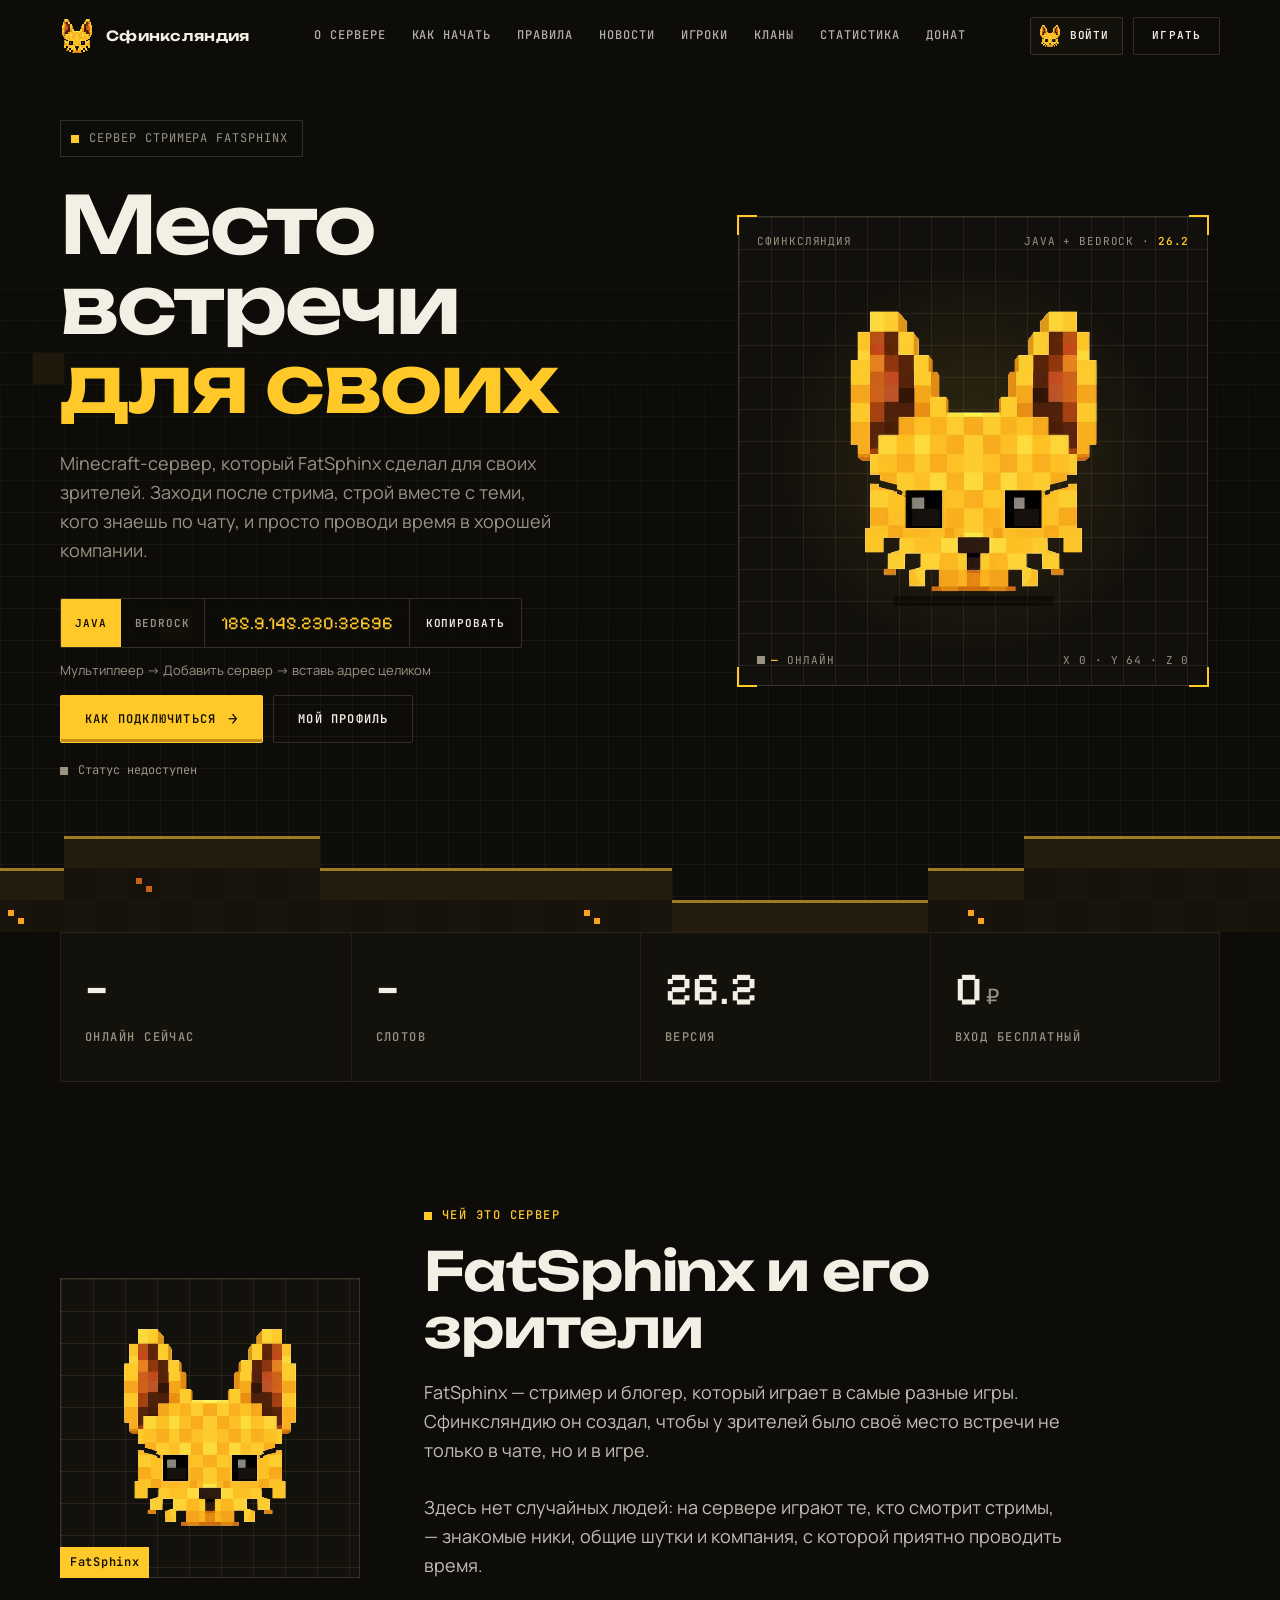
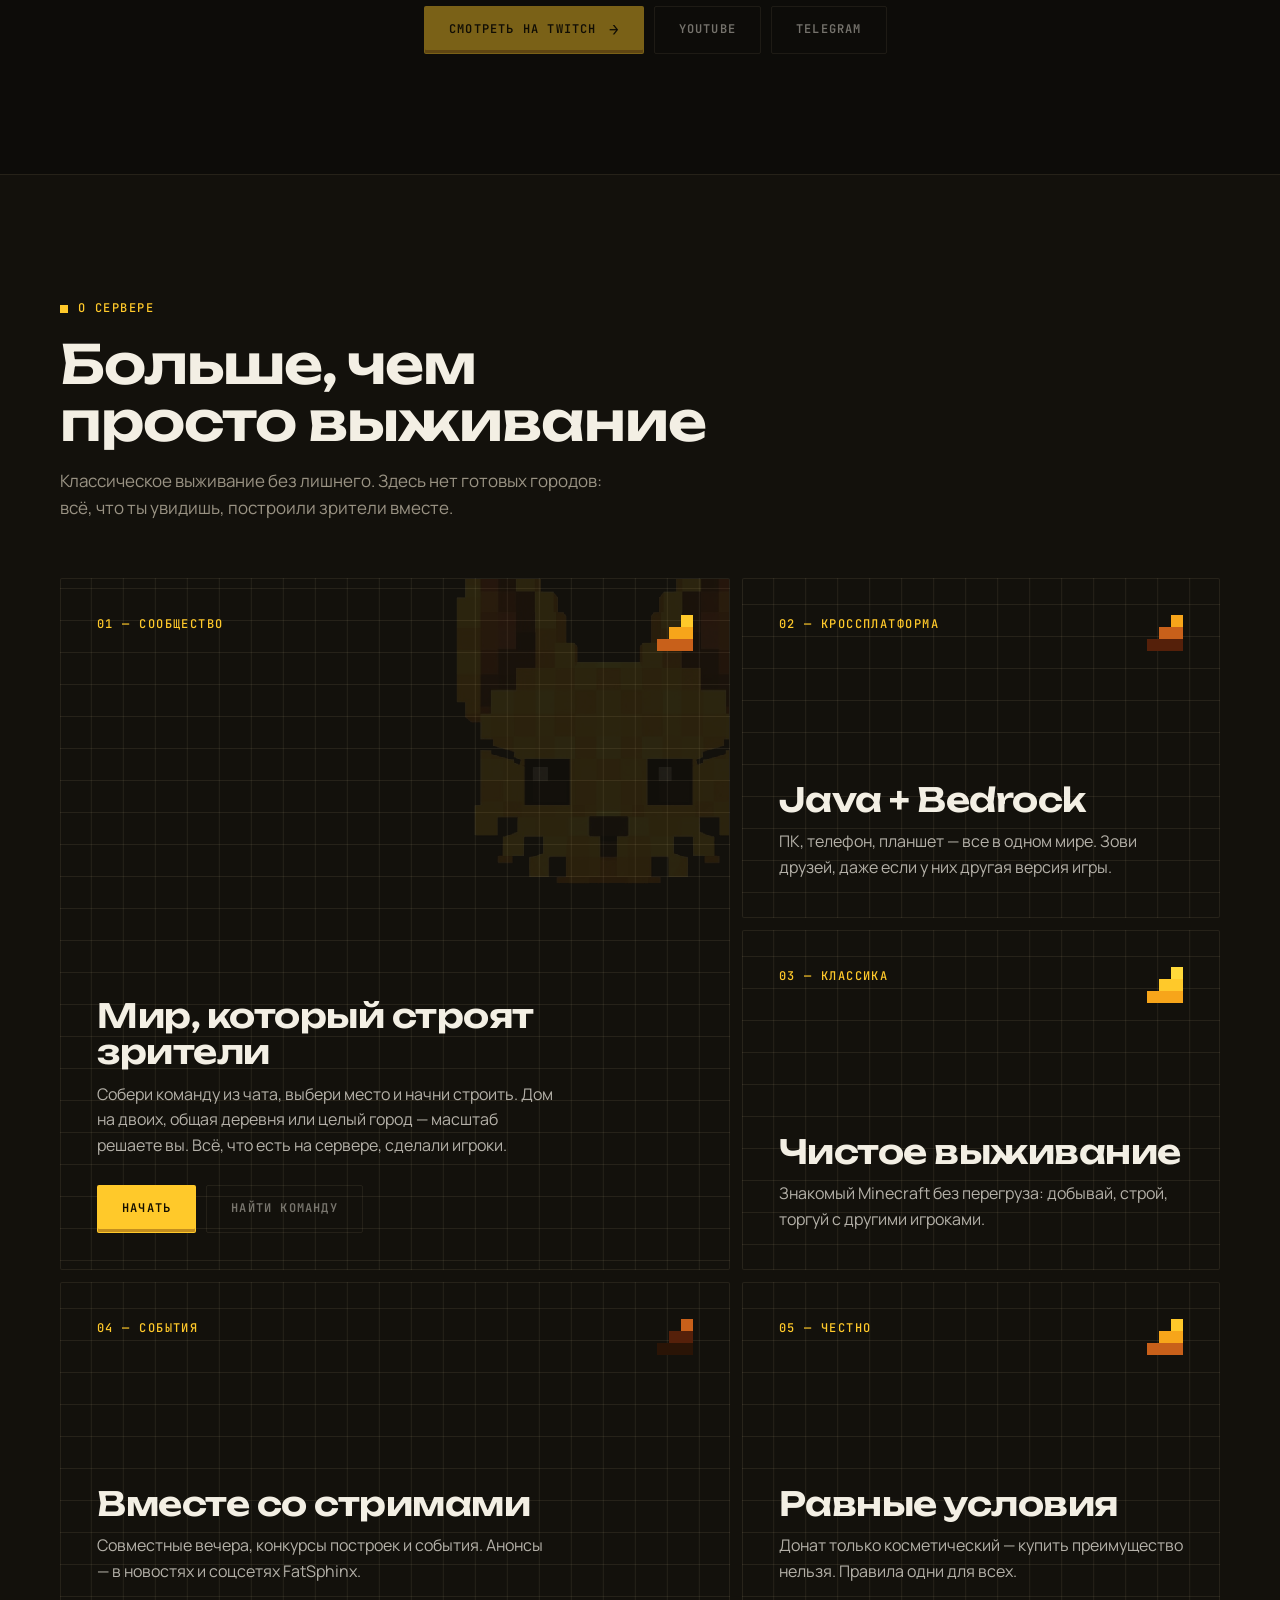
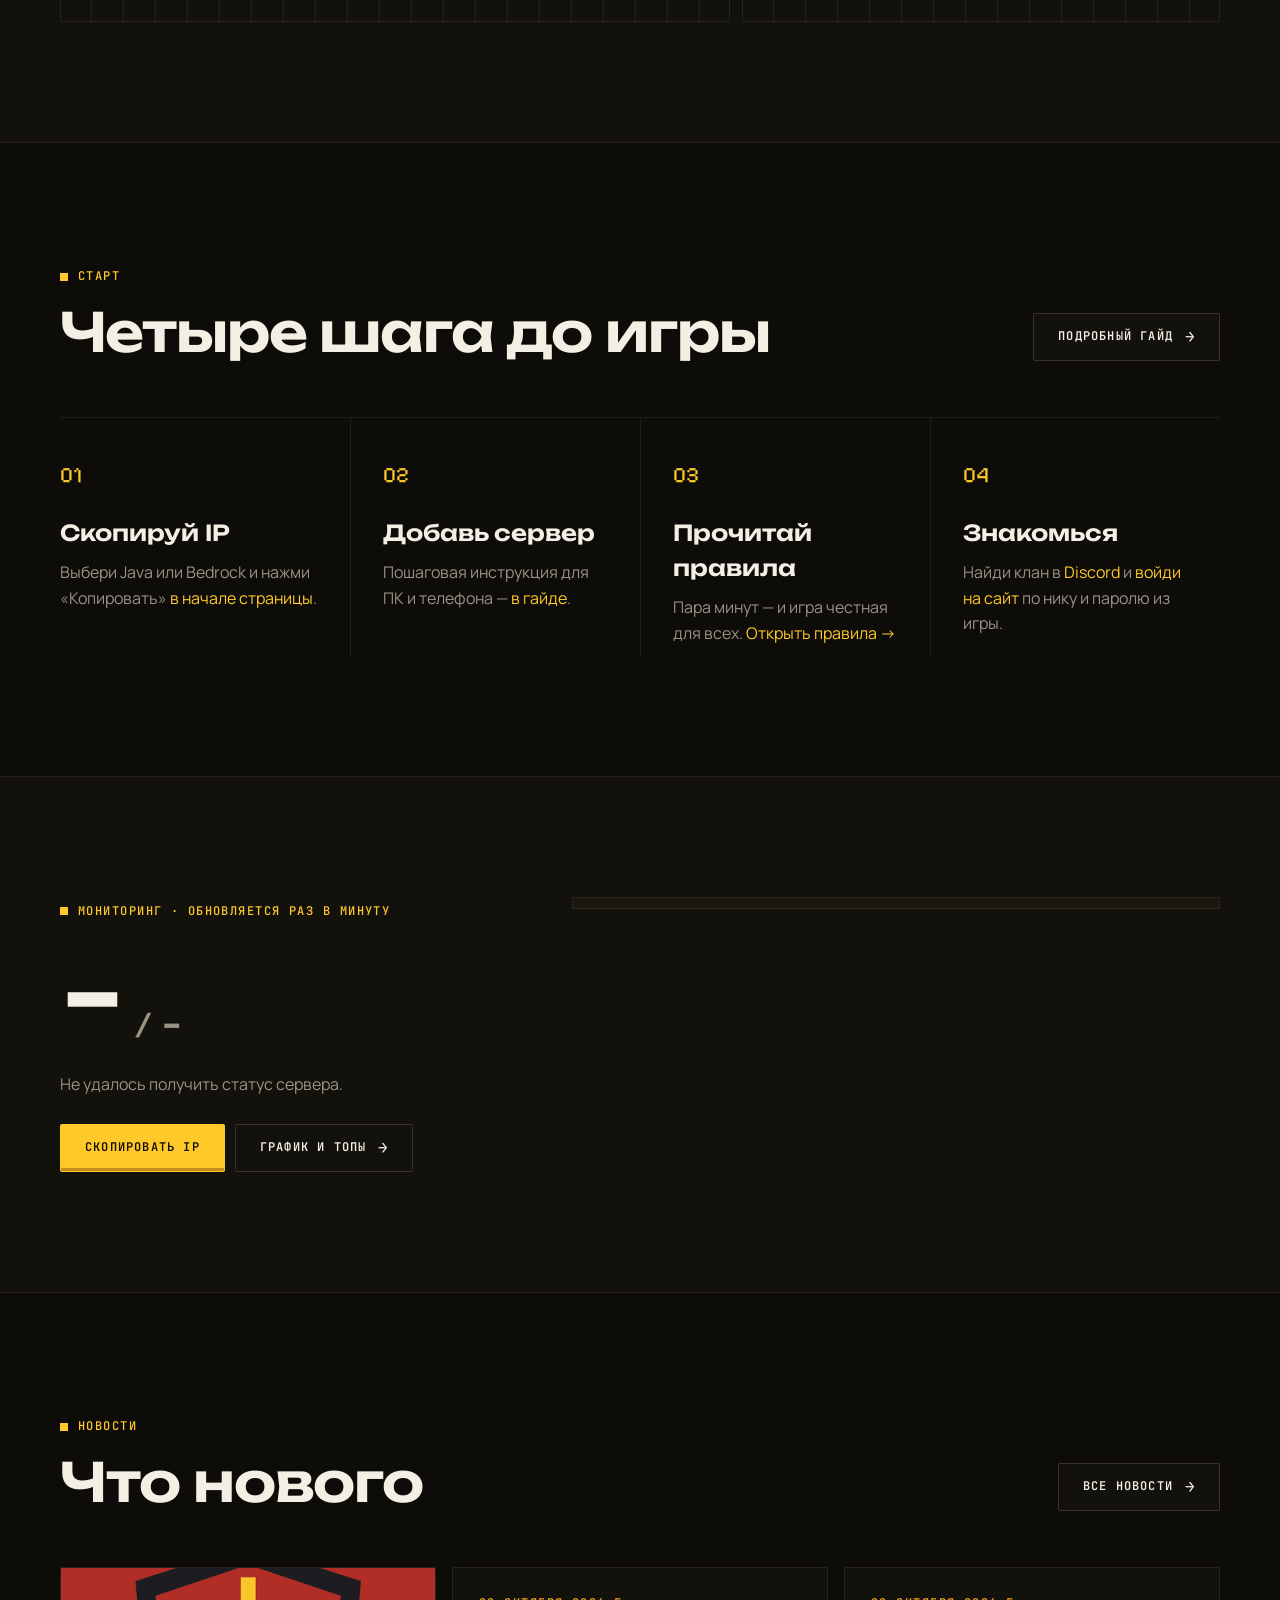
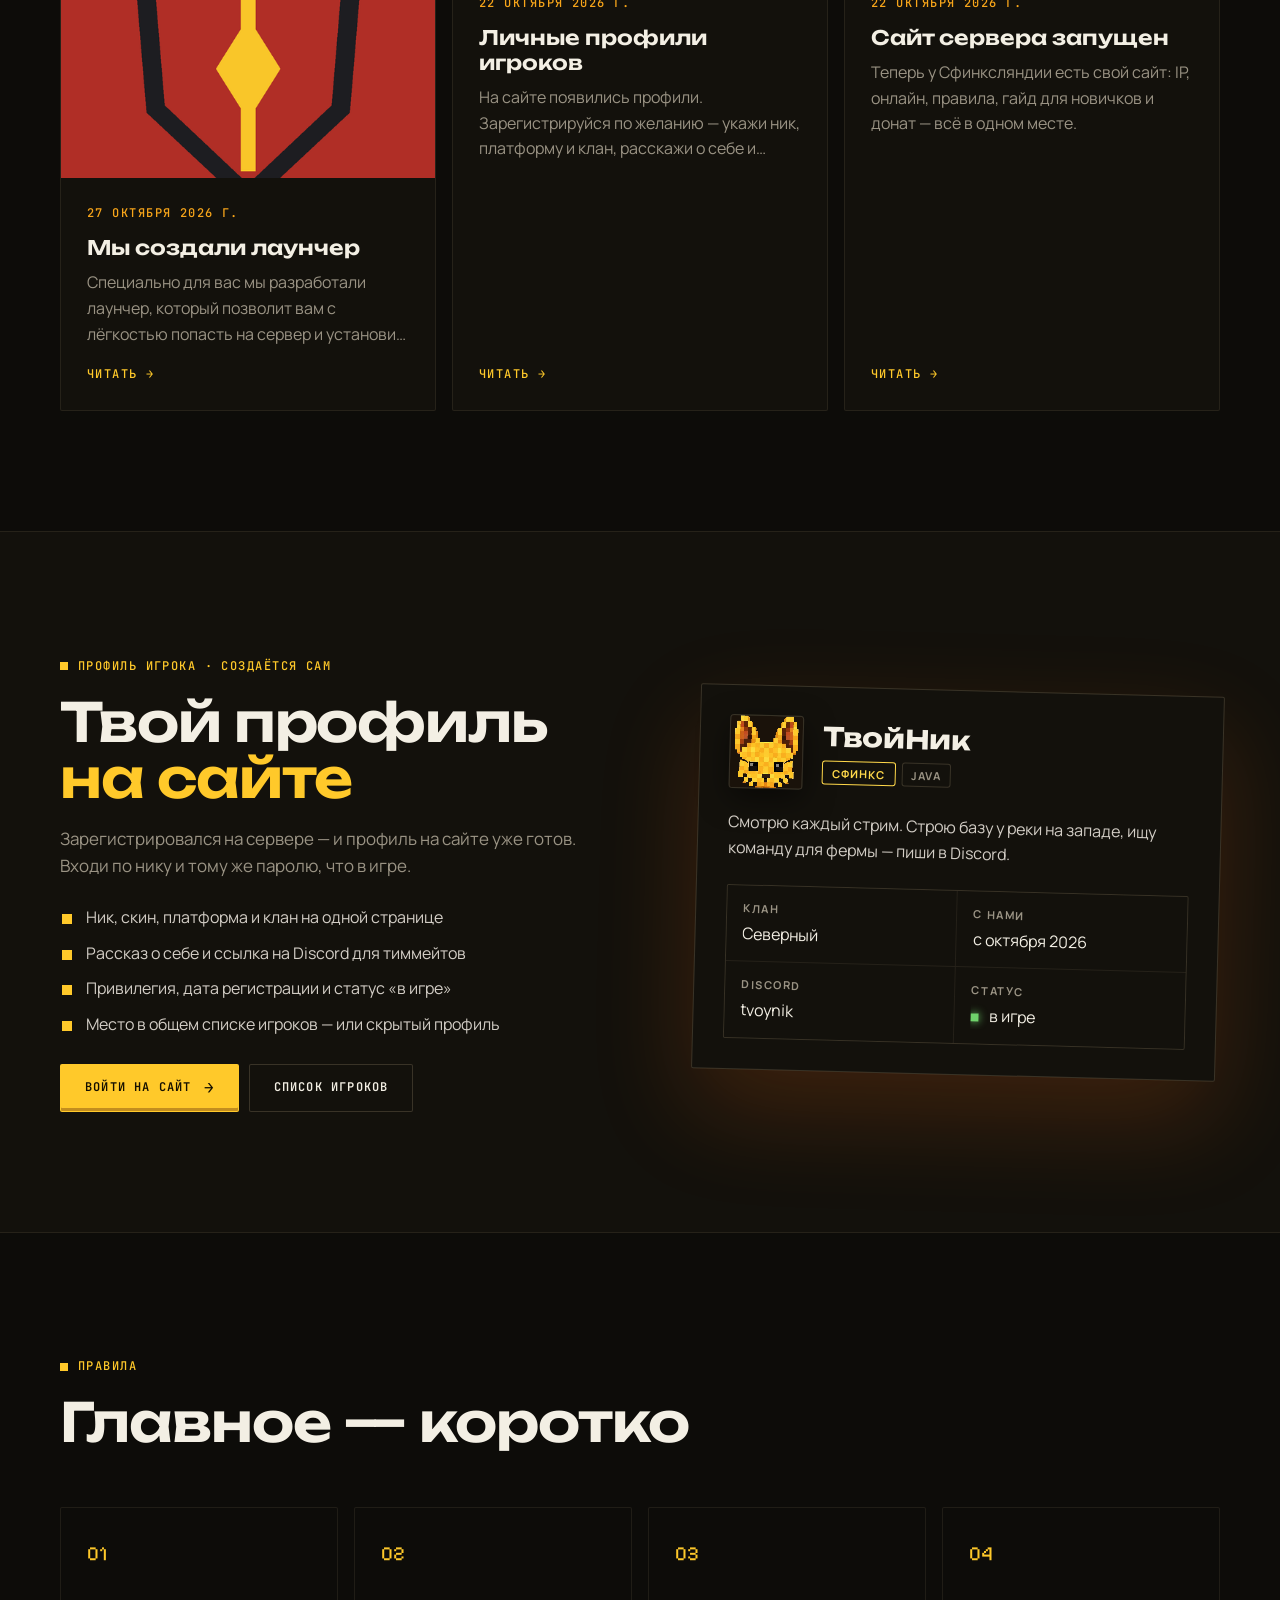
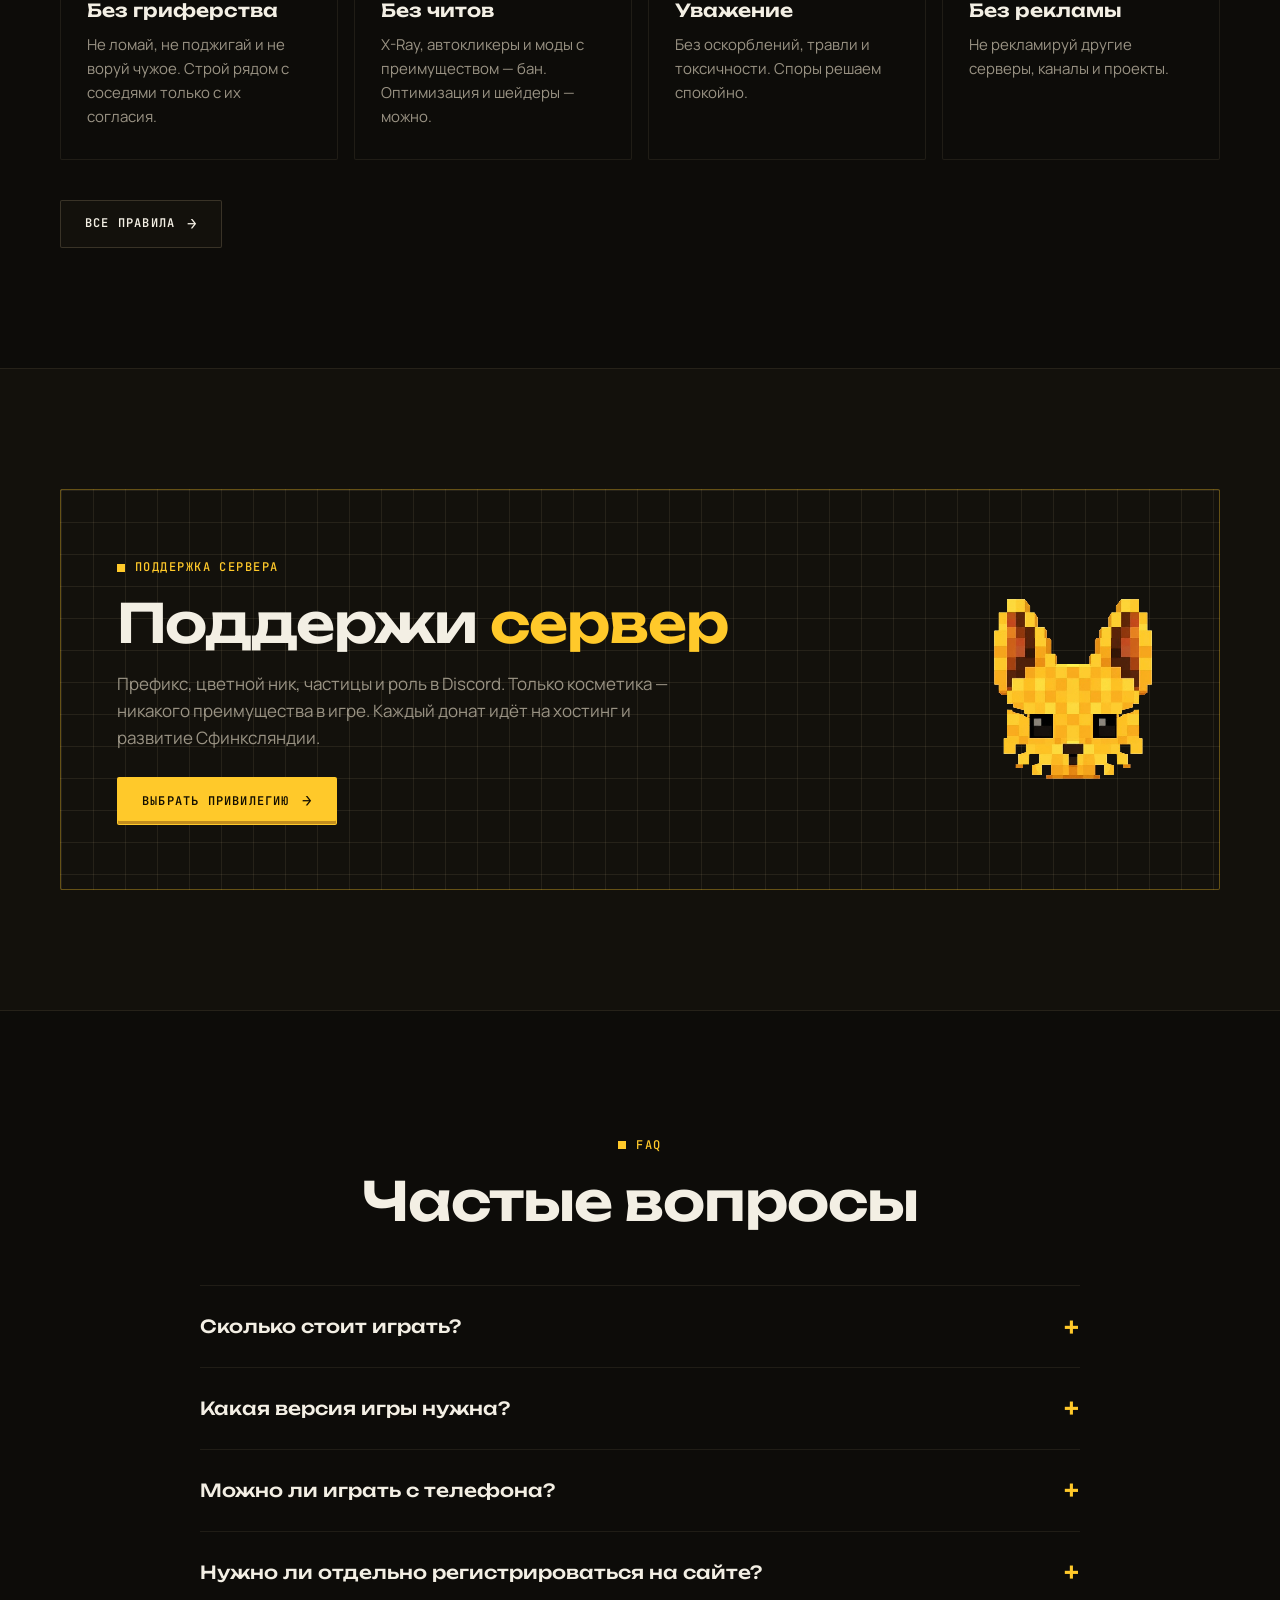
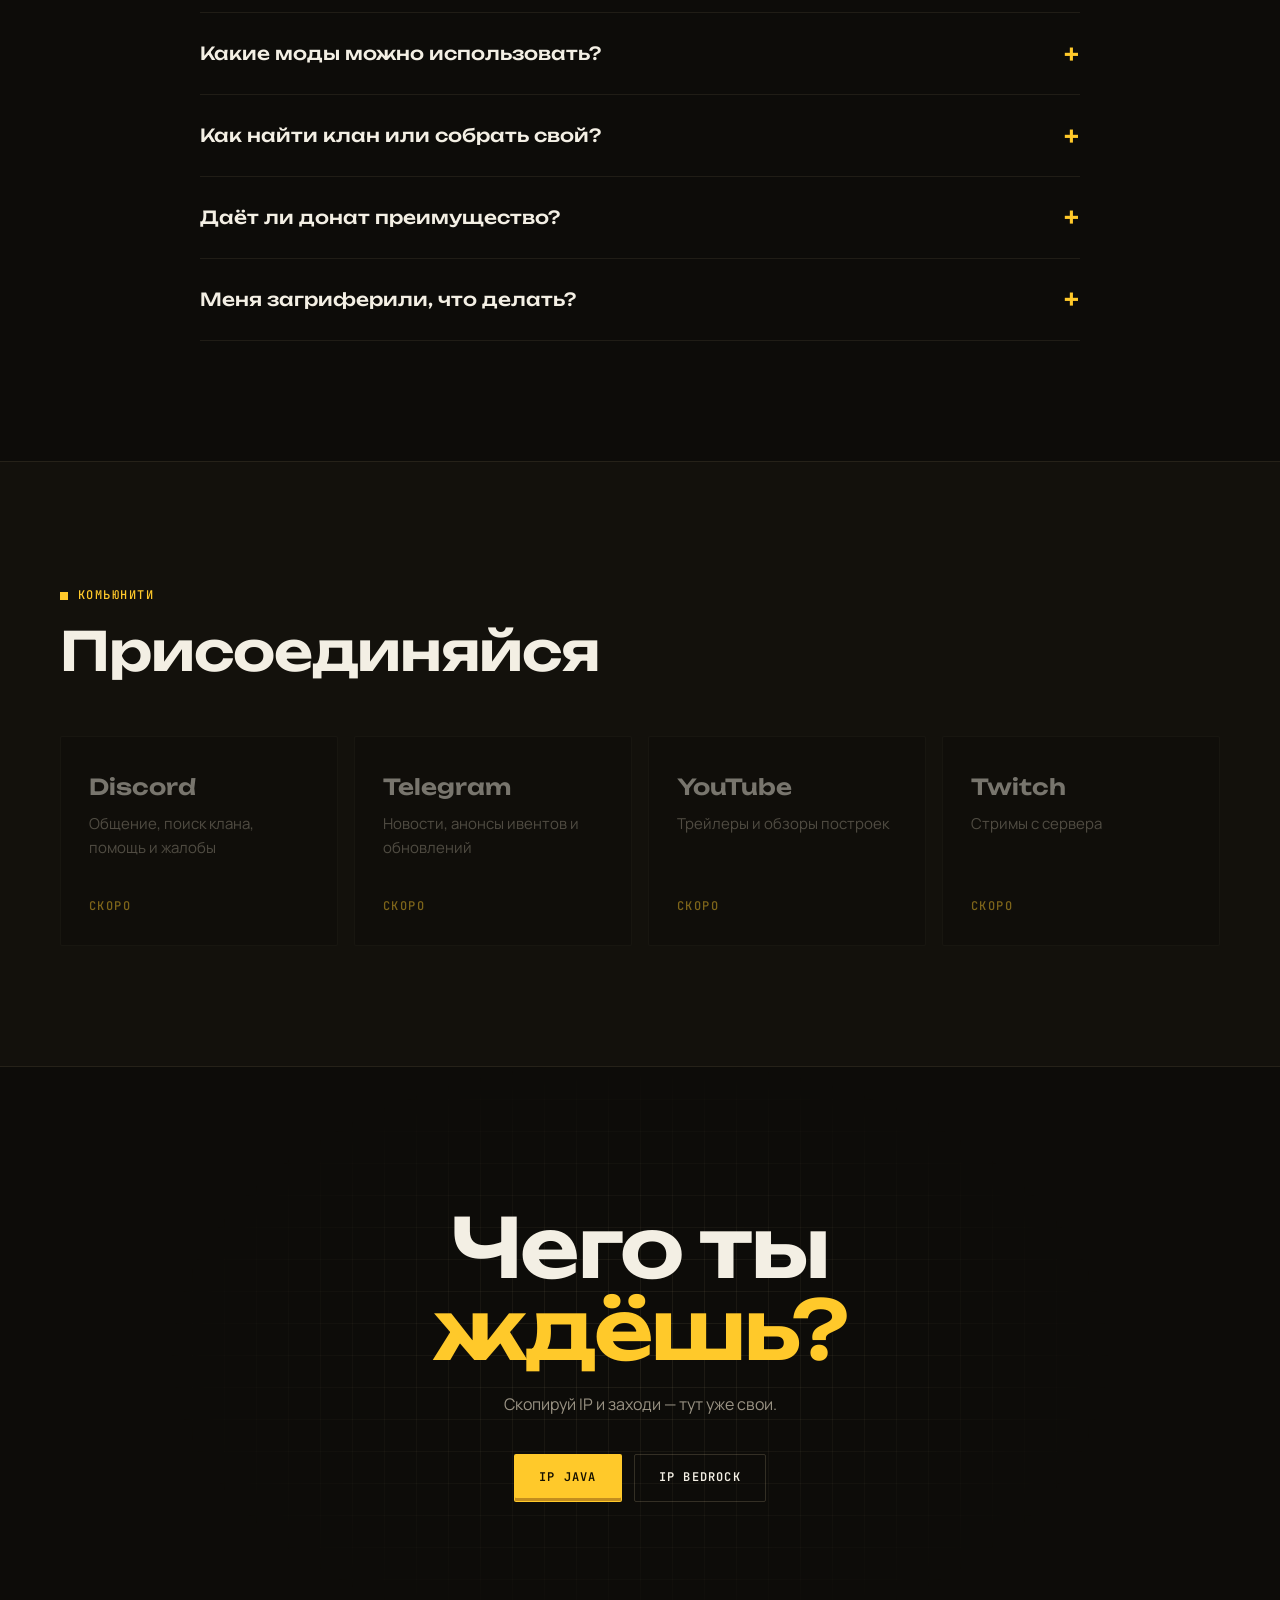
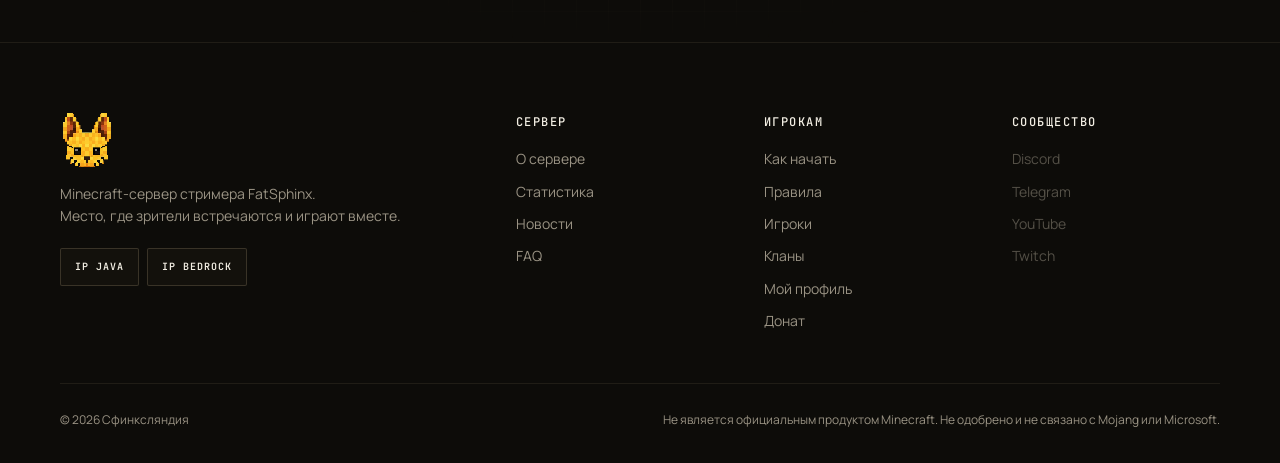
<file: index.html>
<!doctype html>
<html lang="ru">
<head>
  <meta charset="utf-8">
  <meta name="viewport" content="width=device-width, initial-scale=1">
  <title>Сфинксляндия — Minecraft сервер</title>
  <meta name="description" content="Сфинксляндия — Minecraft-сервер стримера FatSphinx для его зрителей. Java и Bedrock, выживание, кланы и честный косметический донат.">
  <meta property="og:title" content="Сфинксляндия — Minecraft сервер">
  <meta property="og:description" content="Сервер FatSphinx, где зрители встречаются и играют вместе. Java и Bedrock в одном мире.">
  <meta name="theme-color" content="#0d0c09">
  <meta property="og:site_name" content="Сфинксляндия">
  <meta property="og:image" content="img/logo.png">
  <link rel="icon" href="img/favicon.png" type="image/png">
  <link rel="apple-touch-icon" href="img/apple-touch-icon.png">
  <link rel="preconnect" href="https://fonts.googleapis.com">
  <link rel="preconnect" href="https://fonts.gstatic.com" crossorigin>
  <link href="https://fonts.googleapis.com/css2?family=JetBrains+Mono:wght@400;500;600&family=Manrope:wght@400;500;600;700&family=Pixelify+Sans:wght@500&family=Unbounded:wght@500;600&display=swap" rel="stylesheet">
  <link rel="stylesheet" href="style.css">
</head>
<body>

<header class="header">
  <div class="wrap">
    <a class="logo" href="index.html"><img src="img/logo.png" alt=""><span>Сфинксляндия</span></a>
    <nav class="nav" id="nav">
      <a href="index.html#about">О сервере</a>
      <a href="guide.html">Как начать</a>
      <a href="rules.html">Правила</a>
      <a href="news.html">Новости</a>
      <a href="players.html">Игроки</a>
      <a href="clans.html">Кланы</a>
      <a href="stats.html">Статистика</a>
      <a href="donate.html">Донат</a>
    </nav>
    <div class="header__right">
      <a class="acc-btn" href="account.html" id="acc-btn"><img src="img/favicon.png" alt=""><span>Профиль</span></a>
      <a class="btn btn--ghost" href="index.html#play">Играть</a>
      <button class="burger" id="burger" aria-label="Меню"><span></span><span></span><span></span></button>
    </div>
  </div>
</header>

<!-- ================= HERO ================= -->
<section class="hero" id="play">
  <canvas class="blocks" id="blocks" aria-hidden="true"></canvas>

  <div class="wrap">
    <div>
      <div class="hero__badge"><span class="px"></span><span data-t="hero.badge"></span></div>
      <h1 class="hero__title">
        <span class="l1" data-t="hero.line1"></span>
        <span class="l1" data-t="hero.line2"></span>
        <span class="l2" data-t="hero.accent"></span>
      </h1>
      <p class="hero__text" data-t="hero.text"></p>

      <div class="ip-pill">
        <div class="ip-pill__tabs">
          <button class="ip-tab active" data-edition="java">Java</button>
          <button class="ip-tab" data-edition="bedrock">Bedrock</button>
        </div>
        <div class="ip-value" id="ip-value">—</div>
        <button class="ip-copy" data-copy="current">Копировать</button>
      </div>
      <p class="ip-hint" id="ip-hint"></p>
      <div class="hero__actions">
        <a class="btn btn--primary" href="guide.html">Как подключиться <span class="arr">→</span></a>
        <a class="btn btn--ghost" href="account.html">Мой профиль</a>
      </div>
      <div class="status"><span class="dot"></span><span id="status-text">Проверяем сервер…</span></div>
    </div>

    <div class="hero__art" aria-hidden="true">
      <div class="frame">
        <i class="frame__c tl"></i><i class="frame__c tr"></i><i class="frame__c bl"></i><i class="frame__c br"></i>
        <div class="frame__hud frame__hud--t"><span>Сфинксляндия</span><span>Java + Bedrock · <b data-version>—</b></span></div>
        <span class="frame__shadow"></span>
        <img class="frame__logo" src="img/logo.png" alt="">
        <div class="frame__hud frame__hud--b"><span><i class="dot"></i><b id="hud-online">—</b> онлайн</span><span>x 0 · y 64 · z 0</span></div>
      </div>
    </div>
  </div>
</section>

<!-- ================= ЦИФРЫ ================= -->
<div class="wrap">
  <div class="specs reveal">
    <div class="spec"><div class="spec__num" id="spec-online">—</div><div class="spec__label caps">онлайн сейчас</div></div>
    <div class="spec"><div class="spec__num" id="spec-max">—</div><div class="spec__label caps">слотов</div></div>
    <div class="spec"><div class="spec__num" data-version>—</div><div class="spec__label caps">версия</div></div>
    <div class="spec"><div class="spec__num">0<small>₽</small></div><div class="spec__label caps">вход бесплатный</div></div>
  </div>
</div>

<!-- ================= АВТОР ================= -->
<section class="section" id="author">
  <div class="wrap">
    <div class="author reveal">
      <div class="author__ava" aria-hidden="true"><img src="img/logo.png" alt=""></div>
      <div>
        <span class="head__label caps">Чей это сервер</span>
        <h2 class="head__title" data-t="author.title"></h2>
        <div class="author__text" data-t="author.text"></div>
        <div class="tile__actions">
          <a class="btn btn--primary" data-link="twitch">Смотреть на Twitch <span class="arr">→</span></a>
          <a class="btn btn--ghost" data-link="youtube">YouTube</a>
          <a class="btn btn--ghost" data-link="telegram">Telegram</a>
        </div>
      </div>
    </div>
  </div>
</section>

<!-- ================= О СЕРВЕРЕ ================= -->
<section class="section section--alt" id="about">
  <div class="wrap">
    <div class="head reveal">
      <span class="head__label caps">О сервере</span>
      <h2 class="head__title">Больше, чем<br>просто выживание</h2>
      <p class="head__sub">Классическое выживание без лишнего. Здесь нет готовых городов: всё, что ты увидишь, построили зрители вместе.</p>
    </div>
    <div class="showcase" id="features"></div>
  </div>
</section>

<!-- ================= КАК НАЧАТЬ ================= -->
<section class="section" id="start">
  <div class="wrap">
    <div class="head head-row reveal">
      <div>
        <span class="head__label caps">Старт</span>
        <h2 class="head__title">Четыре шага до игры</h2>
      </div>
      <a class="btn btn--dark" href="guide.html">Подробный гайд <span class="arr">→</span></a>
    </div>
    <div class="steps steps--4 reveal">
      <div class="step">
        <div class="step__num">01</div>
        <h3>Скопируй IP</h3>
        <p>Выбери Java или Bedrock и нажми «Копировать» <a href="#play">в начале страницы</a>.</p>
      </div>
      <div class="step">
        <div class="step__num">02</div>
        <h3>Добавь сервер</h3>
        <p>Пошаговая инструкция для ПК и телефона — <a href="guide.html">в гайде</a>.</p>
      </div>
      <div class="step">
        <div class="step__num">03</div>
        <h3>Прочитай правила</h3>
        <p>Пара минут — и игра честная для всех. <a href="rules.html">Открыть правила →</a></p>
      </div>
      <div class="step">
        <div class="step__num">04</div>
        <h3>Знакомься</h3>
        <p>Найди клан в <a data-link="discord">Discord</a> и <a href="account.html">войди на сайт</a> по нику и паролю из игры.</p>
      </div>
    </div>
  </div>
</section>

<!-- ================= ОНЛАЙН ================= -->
<section class="section section--alt" id="online">
  <div class="wrap">
    <div class="online">
      <div class="reveal">
        <span class="head__label caps">Мониторинг · обновляется раз в минуту</span>
        <div class="online__big" id="online-big">—<small> / —</small></div>
        <p class="online__motd" id="online-motd">Загружаем…</p>
        <div class="tile__actions" style="margin-top:0">
          <button class="btn btn--primary" data-copy="java">Скопировать IP</button>
          <a class="btn btn--ghost" href="stats.html">График и топы <span class="arr">→</span></a>
        </div>
      </div>
      <div class="reveal">
        <div class="bar"><div class="bar__fill" id="bar-fill"></div></div>
        <div class="players" id="players"></div>
      </div>
    </div>
  </div>
</section>

<!-- ================= НОВОСТИ ================= -->
<section class="section" id="news">
  <div class="wrap">
    <div class="head head-row reveal">
      <div>
        <span class="head__label caps">Новости</span>
        <h2 class="head__title">Что нового</h2>
      </div>
      <a class="btn btn--dark" href="news.html">Все новости <span class="arr">→</span></a>
    </div>
    <div class="news-grid" id="news-list"></div>
  </div>
</section>

<!-- ================= ПРОФИЛЬ ================= -->
<section class="section section--alt" id="profile">
  <div class="wrap">
    <div class="promo reveal">
      <div>
        <span class="head__label caps">Профиль игрока · создаётся сам</span>
        <h2 class="head__title">Твой профиль<br><span class="grad-text">на сайте</span></h2>
        <p class="head__sub">Зарегистрировался на сервере — и профиль на сайте уже готов. Входи по нику и тому же паролю, что в игре.</p>
        <ul class="ticks">
          <li>Ник, скин, платформа и клан на одной странице</li>
          <li>Рассказ о себе и ссылка на Discord для тиммейтов</li>
          <li>Привилегия, дата регистрации и статус «в игре»</li>
          <li>Место в общем списке игроков — или скрытый профиль</li>
        </ul>
        <div class="tile__actions">
          <a class="btn btn--primary" href="account.html">Войти на сайт <span class="arr">→</span></a>
          <a class="btn btn--dark" href="players.html">Список игроков</a>
        </div>
      </div>
      <div class="pcard pcard--demo" aria-hidden="true">
        <div class="pcard__top">
          <img class="pcard__ava" src="img/logo.png" alt="">
          <div>
            <div class="pcard__nick">ТвойНик</div>
            <div class="pcard__meta"><span class="chip chip--rank" style="--c:#ffd84a">Сфинкс</span><span class="chip">Java</span></div>
          </div>
        </div>
        <p class="pcard__bio">Смотрю каждый стрим. Строю базу у реки на западе, ищу команду для фермы — пиши в Discord.</p>
        <div class="pcard__grid">
          <div><b>Клан</b><span>Северный</span></div>
          <div><b>С нами</b><span>с октября 2026</span></div>
          <div><b>Discord</b><span>tvoynik</span></div>
          <div><b>Статус</b><span><i class="dot on"></i> в игре</span></div>
        </div>
      </div>
    </div>
  </div>
</section>

<!-- ================= ПРАВИЛА ================= -->
<section class="section" id="rules">
  <div class="wrap">
    <div class="head reveal">
      <span class="head__label caps">Правила</span>
      <h2 class="head__title">Главное — коротко</h2>
    </div>
    <div class="rules-grid reveal" id="rules-short"></div>
    <a class="btn btn--dark" href="rules.html">Все правила <span class="arr">→</span></a>
  </div>
</section>

<!-- ================= ДОНАТ-БАННЕР ================= -->
<section class="section section--alt">
  <div class="wrap">
    <div class="donate-banner reveal">
      <div>
        <span class="head__label caps" data-t="banner.label"></span>
        <h2 class="head__title"><span data-t="banner.title"></span> <span class="grad-text" data-t="banner.accent"></span></h2>
        <p class="head__sub" data-t="banner.text"></p>
        <div class="tile__actions"><a class="btn btn--primary" href="donate.html">Выбрать привилегию <span class="arr">→</span></a></div>
      </div>
      <img src="img/logo.png" alt="">
    </div>
  </div>
</section>

<!-- ================= КОМАНДА (показывается, если заполнена в админке) ================= -->
<section class="section section--alt" id="team" hidden>
  <div class="wrap">
    <div class="head reveal">
      <span class="head__label caps">Команда</span>
      <h2 class="head__title">Кто делает сервер</h2>
      <p class="head__sub">К ним можно обратиться в Discord с вопросом, жалобой или идеей.</p>
    </div>
    <div class="team reveal" id="team-list"></div>
  </div>
</section>

<!-- ================= FAQ ================= -->
<section class="section" id="faq">
  <div class="wrap">
    <div class="head head--center reveal">
      <span class="head__label caps">FAQ</span>
      <h2 class="head__title">Частые вопросы</h2>
    </div>
    <div class="faq reveal" id="faq-list"></div>
  </div>
</section>

<!-- ================= СООБЩЕСТВО ================= -->
<section class="section section--alt" id="community">
  <div class="wrap">
    <div class="head reveal">
      <span class="head__label caps">Комьюнити</span>
      <h2 class="head__title">Присоединяйся</h2>
    </div>
    <div class="socials reveal">
      <a class="social" data-link="discord"><span class="social__name">Discord</span><span class="social__desc">Общение, поиск клана, помощь и жалобы</span><span class="social__go caps">Перейти →</span></a>
      <a class="social" data-link="telegram"><span class="social__name">Telegram</span><span class="social__desc">Новости, анонсы ивентов и обновлений</span><span class="social__go caps">Перейти →</span></a>
      <a class="social" data-link="youtube"><span class="social__name">YouTube</span><span class="social__desc">Трейлеры и обзоры построек</span><span class="social__go caps">Перейти →</span></a>
      <a class="social" data-link="twitch"><span class="social__name">Twitch</span><span class="social__desc">Стримы с сервера</span><span class="social__go caps">Перейти →</span></a>
    </div>
  </div>
</section>

<!-- ================= CTA ================= -->
<section class="cta">
  <div class="wrap reveal">
    <h2>Чего ты<br><span class="grad-text">ждёшь?</span></h2>
    <p>Скопируй IP и заходи — тут уже свои.</p>
    <div class="btns">
      <button class="btn btn--primary" data-copy="java">IP Java</button>
      <button class="btn btn--ghost" data-copy="bedrock">IP Bedrock</button>
    </div>
  </div>
</section>

<footer class="footer" id="footer"></footer>
<div class="toast" id="toast"></div>
<script>
  /* Загружаем свежий контент (без кэша), затем скрипт сайта и скрипт страницы (data-extra) */
  (function () { var v = Date.now(), extra = document.currentScript.getAttribute("data-extra");
    function load(src, next) { var s = document.createElement("script"); s.src = src + "?v=" + v; s.onload = s.onerror = next || null; document.body.appendChild(s); }
    load("data/content.js", function () { load("script.js", function () { if (extra) load(extra); }); }); })();
</script>
</body>
</html>
</file>
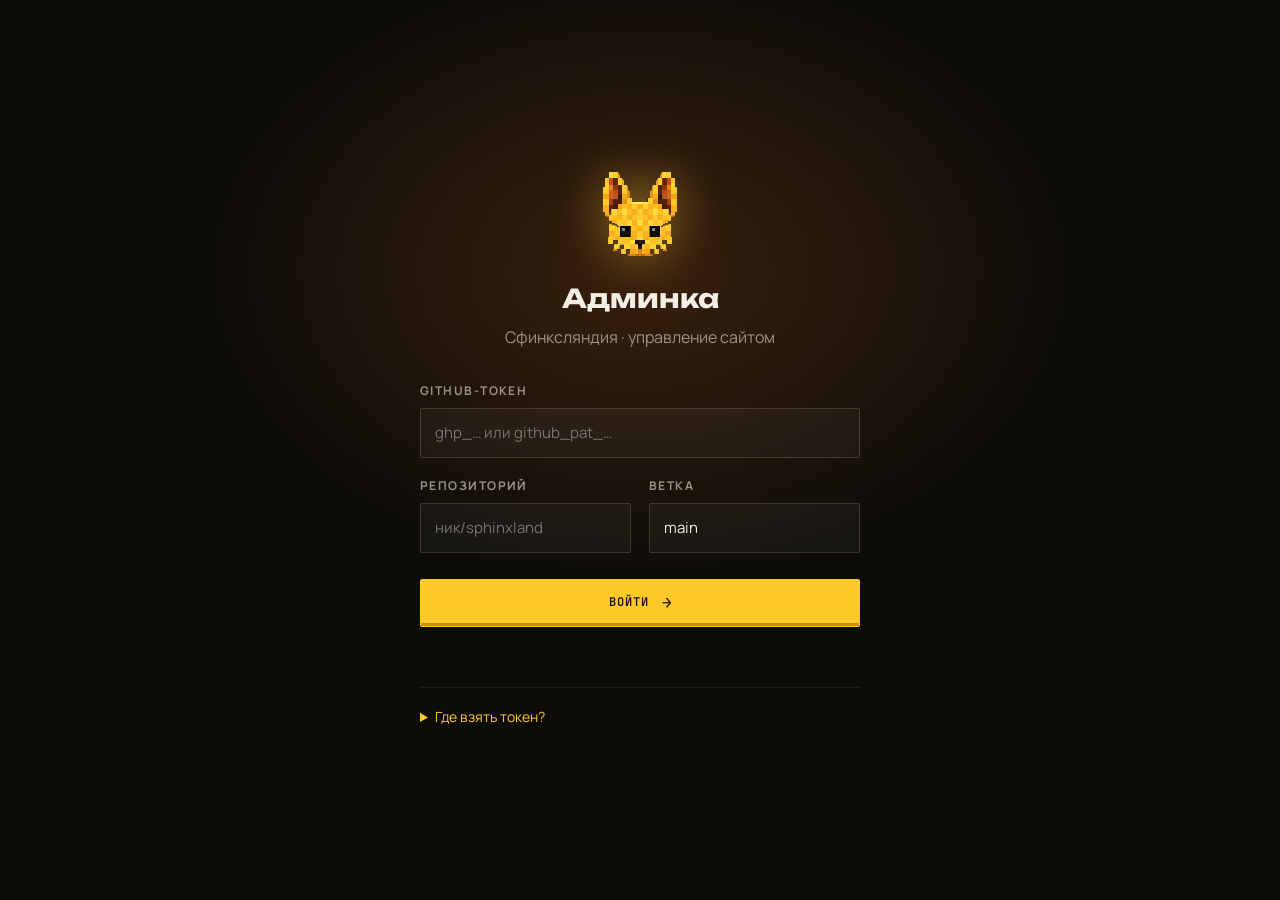
<file: admin.html>
<!doctype html>
<html lang="ru">
<head>
  <meta charset="utf-8">
  <meta name="viewport" content="width=device-width, initial-scale=1">
  <meta name="robots" content="noindex, nofollow">
  <title>Админка — Сфинксляндия</title>
  <meta name="theme-color" content="#0d0c09">
  <link rel="icon" href="img/favicon.png" type="image/png">
  <link rel="preconnect" href="https://fonts.googleapis.com">
  <link rel="preconnect" href="https://fonts.gstatic.com" crossorigin>
  <link href="https://fonts.googleapis.com/css2?family=JetBrains+Mono:wght@400;500;600&family=Manrope:wght@400;500;600;700&family=Pixelify+Sans:wght@500&family=Unbounded:wght@500;600&display=swap" rel="stylesheet">
  <link rel="stylesheet" href="style.css">
  <link rel="stylesheet" href="admin.css">
</head>
<body class="admin">

<!-- ============ ВХОД ============ -->
<section class="login" id="login">
  <form class="login__card" id="login-form" autocomplete="off">
    <img class="login__logo" src="img/logo.png" alt="">
    <h1>Админка</h1>
    <p class="login__sub">Сфинксляндия · управление сайтом</p>

    <label class="field">
      <span class="field__label">GitHub-токен</span>
      <input class="input" id="f-token" type="password" placeholder="ghp_… или github_pat_…" required>
    </label>
    <div class="grid-2">
      <label class="field">
        <span class="field__label">Репозиторий</span>
        <input class="input" id="f-repo" placeholder="ник/sphinxland" required>
      </label>
      <label class="field">
        <span class="field__label">Ветка</span>
        <input class="input" id="f-branch" value="main" required>
      </label>
    </div>
    <button class="btn btn--primary" type="submit">Войти <span class="arr">→</span></button>
    <p class="login__err" id="login-err"></p>

    <details class="help">
      <summary>Где взять токен?</summary>
      <ol>
        <li>Открой <a href="https://github.com/settings/tokens/new?scopes=public_repo&description=Sphinxland%20admin" target="_blank" rel="noopener">github.com/settings/tokens/new</a> (ссылка сразу выберет нужные права).</li>
        <li>В «Note» оставь <code>Sphinxland admin</code>, в «Expiration» выбери срок.</li>
        <li>Проверь, что отмечена галочка <code>public_repo</code>, больше ничего не нужно.</li>
        <li>Нажми «Generate token» и скопируй токен — он показывается один раз.</li>
      </ol>
      <p style="margin-top:12px">Токен хранится только в этом браузере. Никому его не отправляй.</p>
    </details>
  </form>
</section>

<!-- ============ ПРИЛОЖЕНИЕ ============ -->
<div class="app hidden" id="app">
  <aside class="side" id="side">
    <a class="logo" href="index.html" target="_blank"><img src="img/logo.png" alt=""><span>Админка</span></a>
    <nav class="side__nav" id="side-nav"></nav>
    <div class="side__foot">
      <div class="user"><img id="u-avatar" alt=""><span id="u-login"></span></div>
      <button class="linkbtn" id="logout">Выйти</button>
    </div>
  </aside>

  <main class="main">
    <header class="topbar">
      <div style="display:flex;align-items:center;gap:12px;min-width:0">
        <button class="icon-btn m-menu" id="m-menu" aria-label="Меню">☰</button>
        <h1 id="sec-title">—</h1>
      </div>
      <div class="topbar__actions">
        <span class="dirty" id="dirty">Не опубликовано</span>
        <a class="btn btn--dark" href="index.html" target="_blank">Открыть сайт</a>
        <button class="btn btn--primary" id="publish">Опубликовать</button>
      </div>
    </header>
    <div class="content" id="content"></div>
  </main>
</div>

<div class="busy hidden" id="busy"><div class="busy__box"><span class="spinner"></span><span id="busy-text">Загрузка…</span></div></div>
<div class="toast" id="toast"></div>
<script src="admin.js"></script>
</body>
</html>
</file>
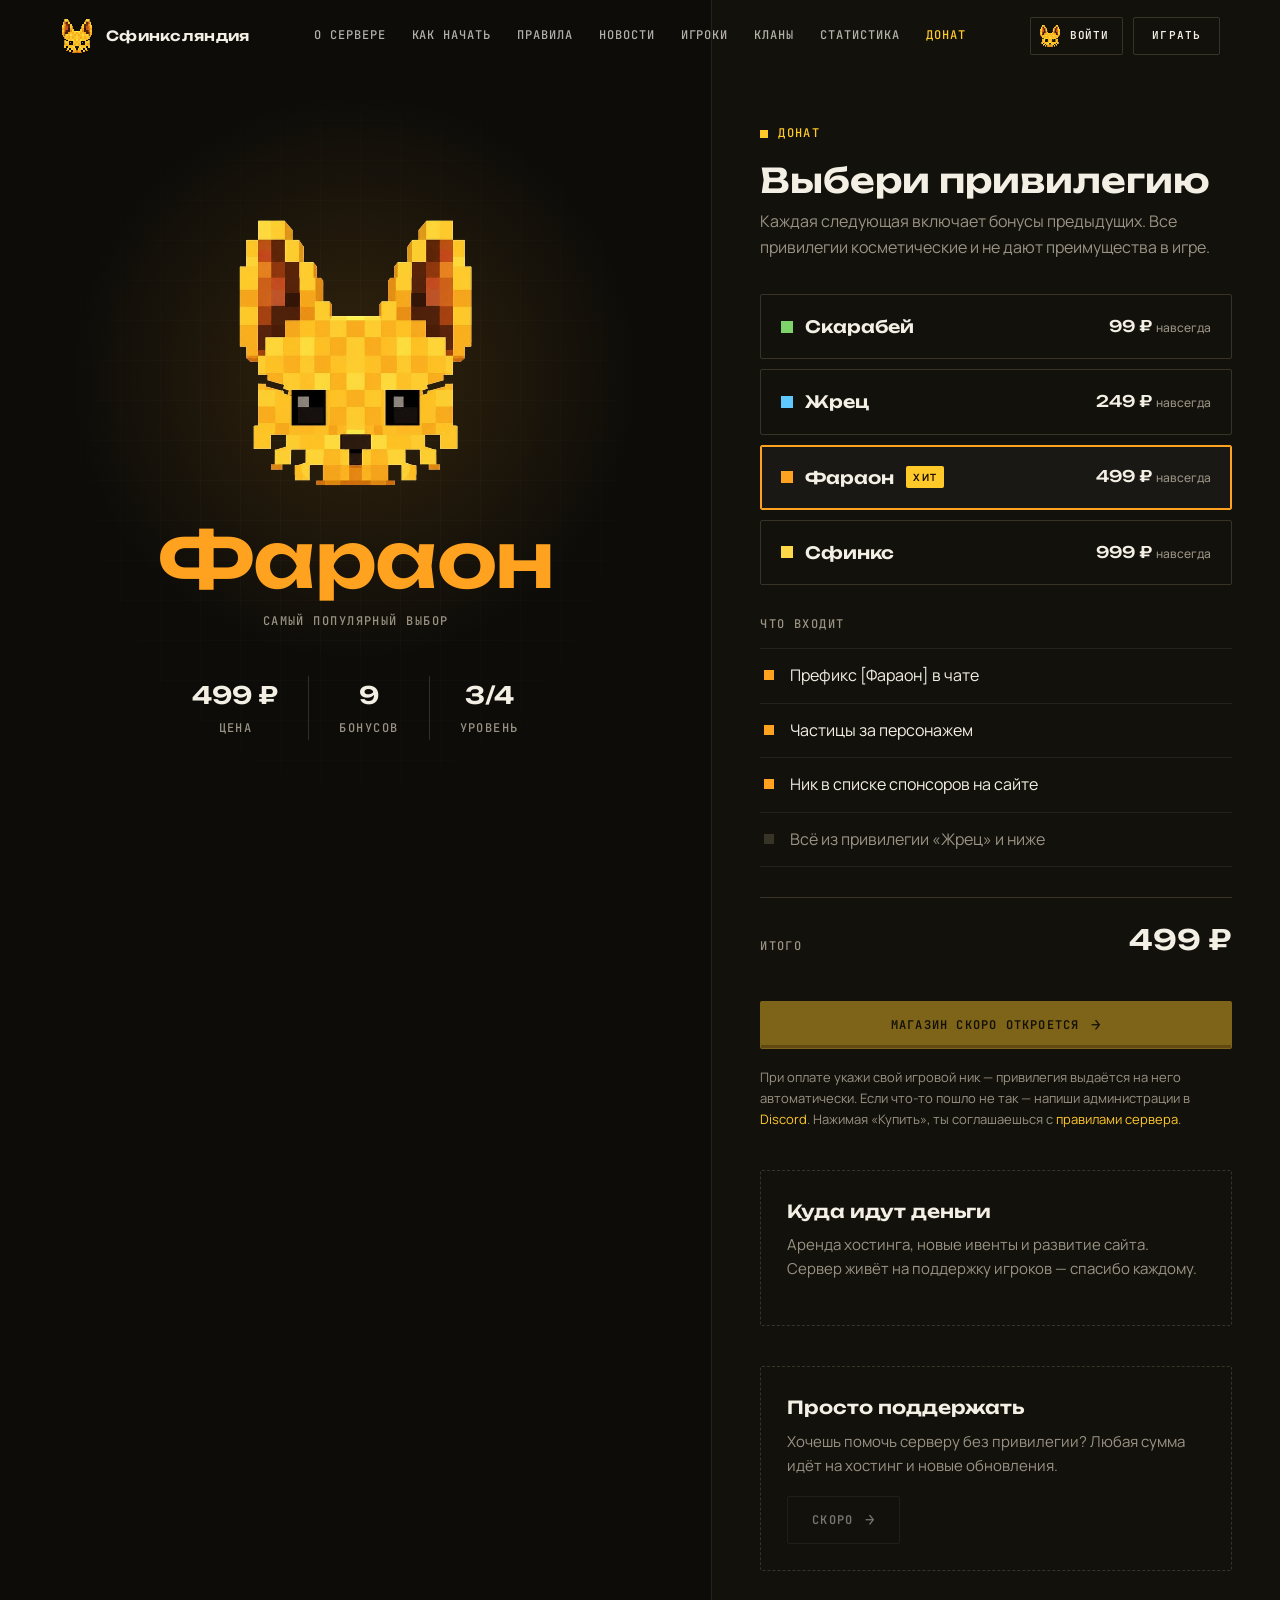
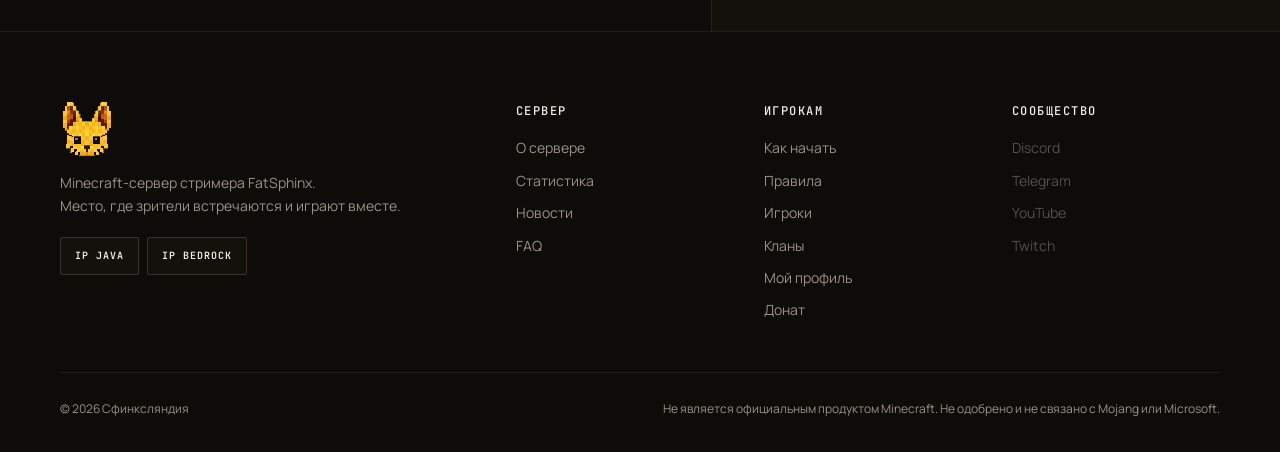
<file: donate.html>
<!doctype html>
<html lang="ru">
<head>
  <meta charset="utf-8">
  <meta name="viewport" content="width=device-width, initial-scale=1">
  <title>Донат — Сфинксляндия</title>
  <meta name="description" content="Привилегии сервера Сфинксляндия. Поддержи проект и получи косметические бонусы — без преимущества в игре.">
  <meta name="theme-color" content="#0d0c09">
  <meta property="og:site_name" content="Сфинксляндия">
  <meta property="og:image" content="img/logo.png">
  <link rel="icon" href="img/favicon.png" type="image/png">
  <link rel="apple-touch-icon" href="img/apple-touch-icon.png">
  <link rel="preconnect" href="https://fonts.googleapis.com">
  <link rel="preconnect" href="https://fonts.gstatic.com" crossorigin>
  <link href="https://fonts.googleapis.com/css2?family=JetBrains+Mono:wght@400;500;600&family=Manrope:wght@400;500;600;700&family=Pixelify+Sans:wght@500&family=Unbounded:wght@500;600&display=swap" rel="stylesheet">
  <link rel="stylesheet" href="style.css">
</head>
<body>

<header class="header">
  <div class="wrap">
    <a class="logo" href="index.html"><img src="img/logo.png" alt=""><span>Сфинксляндия</span></a>
    <nav class="nav" id="nav">
      <a href="index.html#about">О сервере</a>
      <a href="guide.html">Как начать</a>
      <a href="rules.html">Правила</a>
      <a href="news.html">Новости</a>
      <a href="players.html">Игроки</a>
      <a href="clans.html">Кланы</a>
      <a href="stats.html">Статистика</a>
      <a href="donate.html">Донат</a>
    </nav>
    <div class="header__right">
      <a class="acc-btn" href="account.html" id="acc-btn"><img src="img/favicon.png" alt=""><span>Профиль</span></a>
      <a class="btn btn--ghost" href="index.html#play">Играть</a>
      <button class="burger" id="burger" aria-label="Меню"><span></span><span></span><span></span></button>
    </div>
  </div>
</header>

<!-- Привилегии, цены и ссылки на оплату редактируются в админке (admin.html) -->
<main class="donate">
  <section class="donate__stage" id="stage">
    <img class="donate__logo" src="img/logo.png" alt="">
    <div class="donate__rank" id="rank-name">—</div>
    <div class="donate__rank-sub caps" id="rank-sub"></div>
    <div class="donate__specs">
      <div><b id="spec-price">—</b><span class="caps">цена</span></div>
      <div><b id="spec-perks">—</b><span class="caps">бонусов</span></div>
      <div><b id="spec-level">—</b><span class="caps">уровень</span></div>
    </div>
  </section>

  <section class="donate__panel">
    <span class="head__label caps">Донат</span>
    <h1>Выбери привилегию</h1>
    <p>Каждая следующая включает бонусы предыдущих. Все привилегии косметические и не дают преимущества в игре.</p>

    <div class="tiers" id="tiers"></div>

    <div class="perks-title caps">Что входит</div>
    <ul class="perks" id="perks"></ul>

    <div class="total"><span class="caps muted">Итого</span><b id="total">—</b></div>
    <a class="btn btn--primary btn--block" id="buy"><span class="lbl">Купить</span> <span class="arr">→</span></a>
    <p class="note">При оплате укажи свой игровой ник — привилегия выдаётся на него автоматически. Если что-то пошло не так — напиши администрации в <a data-link="discord" style="color:var(--yellow)">Discord</a>. Нажимая «Купить», ты соглашаешься с <a href="rules.html" style="color:var(--yellow)">правилами сервера</a>.</p>

    <div class="support-box">
      <h3>Куда идут деньги</h3>
      <p>Аренда хостинга, новые ивенты и развитие сайта. Сервер живёт на поддержку игроков — спасибо каждому.</p>
    </div>

    <div class="support-box">
      <h3>Просто поддержать</h3>
      <p>Хочешь помочь серверу без привилегии? Любая сумма идёт на хостинг и новые обновления.</p>
      <a class="btn btn--ghost" id="support"><span class="lbl">Поддержать</span> <span class="arr">→</span></a>
    </div>
  </section>
</main>

<footer class="footer" id="footer"></footer>
<div class="toast" id="toast"></div>
<script>
  /* Загружаем свежий контент (без кэша), затем скрипт сайта и скрипт страницы (data-extra) */
  (function () { var v = Date.now(), extra = document.currentScript.getAttribute("data-extra");
    function load(src, next) { var s = document.createElement("script"); s.src = src + "?v=" + v; s.onload = s.onerror = next || null; document.body.appendChild(s); }
    load("data/content.js", function () { load("script.js", function () { if (extra) load(extra); }); }); })();
</script>
</body>
</html>
</file>
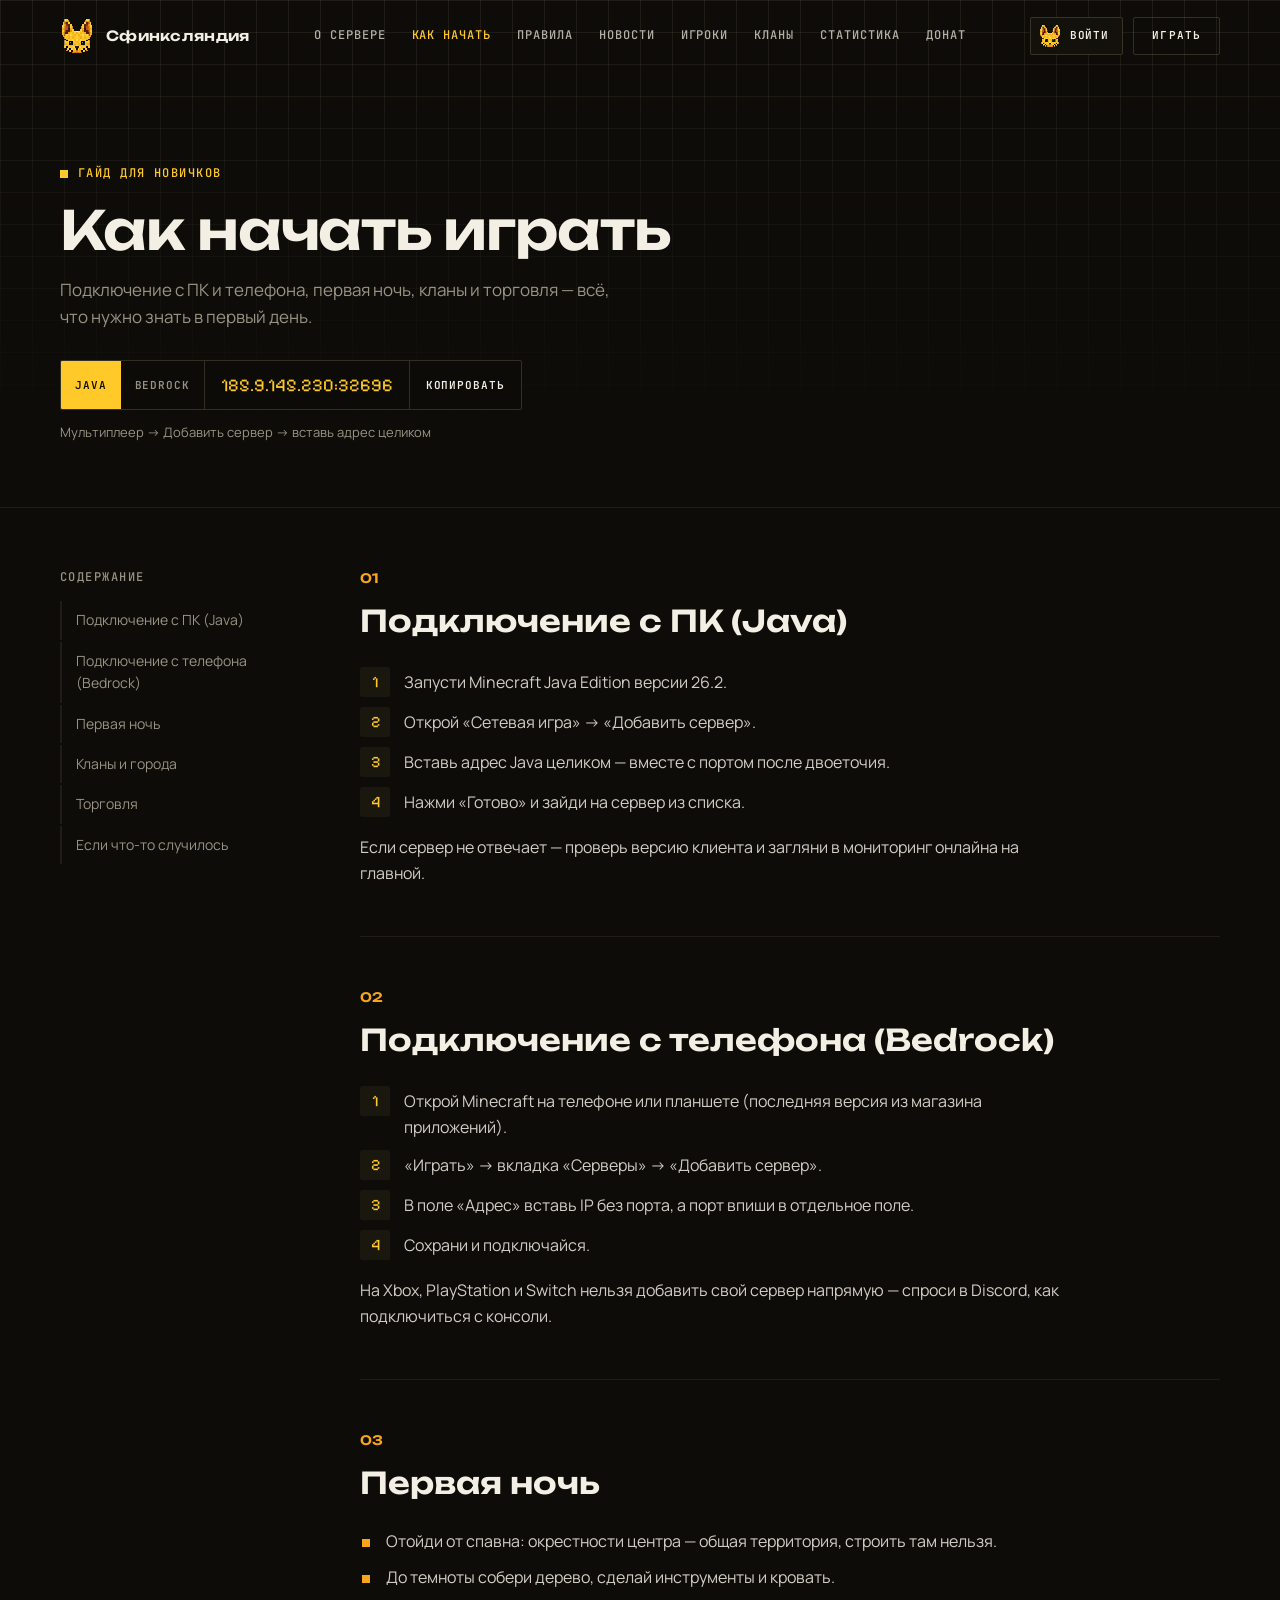
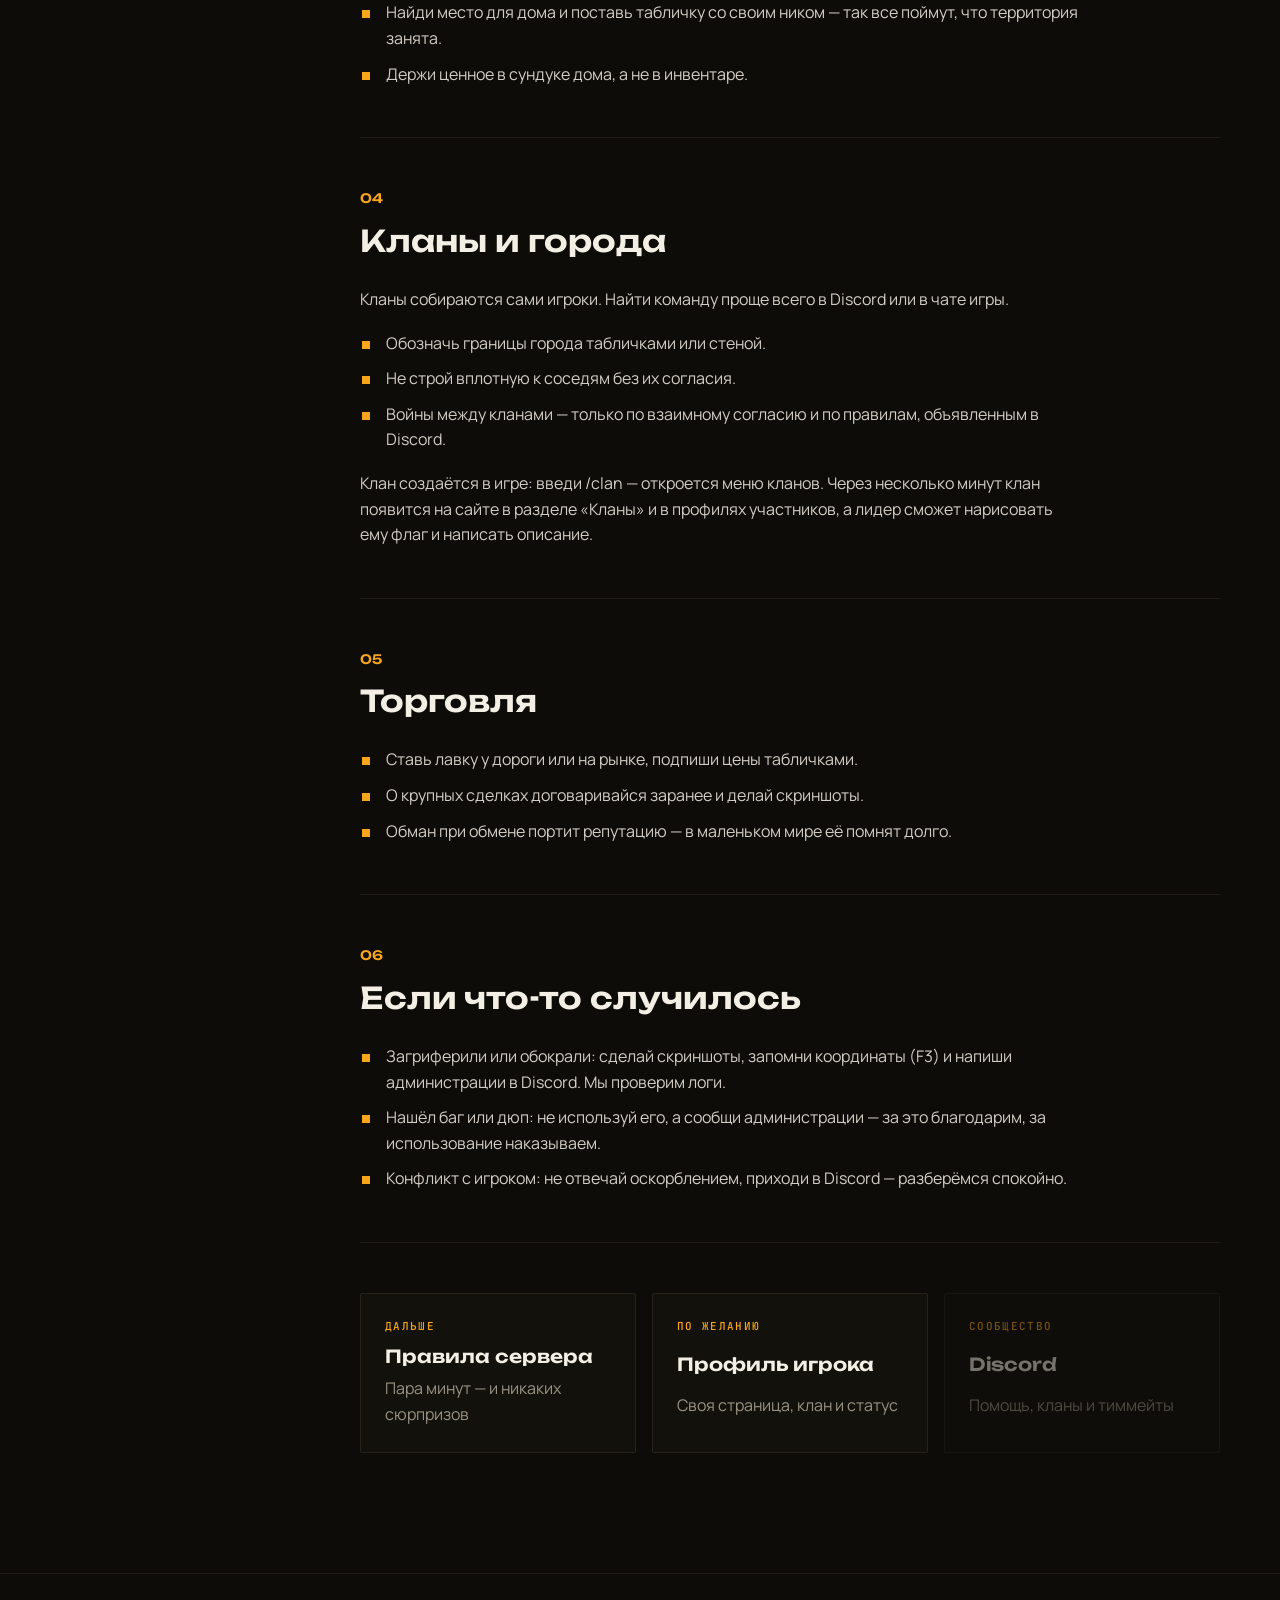
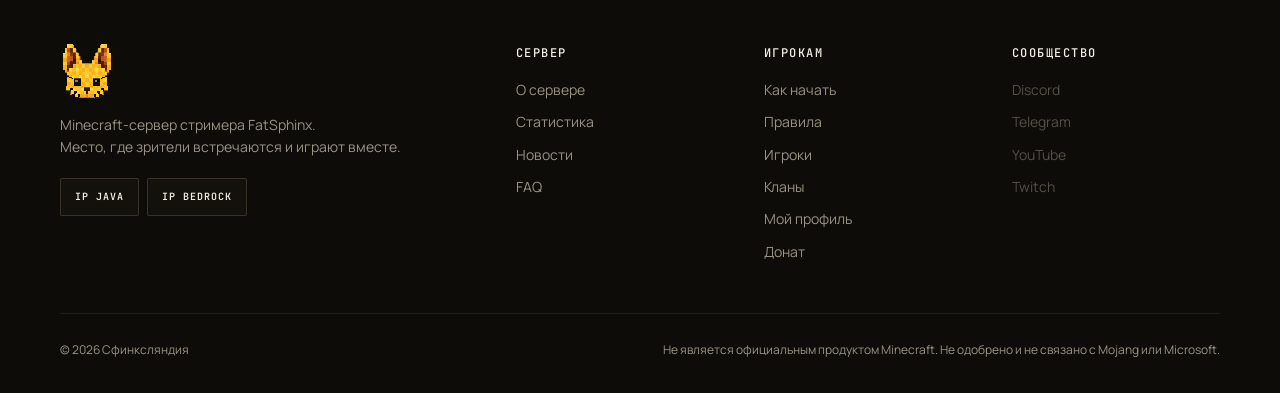
<file: guide.html>
<!doctype html>
<html lang="ru">
<head>
  <meta charset="utf-8">
  <meta name="viewport" content="width=device-width, initial-scale=1">
  <title>Как начать — Сфинксляндия</title>
  <meta name="description" content="Как подключиться к Minecraft серверу Сфинксляндия с ПК и телефона, первые шаги, кланы, торговля и помощь.">
  <meta name="theme-color" content="#0d0c09">
  <meta property="og:site_name" content="Сфинксляндия">
  <meta property="og:image" content="img/logo.png">
  <link rel="icon" href="img/favicon.png" type="image/png">
  <link rel="apple-touch-icon" href="img/apple-touch-icon.png">
  <link rel="preconnect" href="https://fonts.googleapis.com">
  <link rel="preconnect" href="https://fonts.gstatic.com" crossorigin>
  <link href="https://fonts.googleapis.com/css2?family=JetBrains+Mono:wght@400;500;600&family=Manrope:wght@400;500;600;700&family=Pixelify+Sans:wght@500&family=Unbounded:wght@500;600&display=swap" rel="stylesheet">
  <link rel="stylesheet" href="style.css">
</head>
<body>

<header class="header">
  <div class="wrap">
    <a class="logo" href="index.html"><img src="img/logo.png" alt=""><span>Сфинксляндия</span></a>
    <nav class="nav" id="nav">
      <a href="index.html#about">О сервере</a>
      <a href="guide.html">Как начать</a>
      <a href="rules.html">Правила</a>
      <a href="news.html">Новости</a>
      <a href="players.html">Игроки</a>
      <a href="clans.html">Кланы</a>
      <a href="stats.html">Статистика</a>
      <a href="donate.html">Донат</a>
    </nav>
    <div class="header__right">
      <a class="acc-btn" href="account.html" id="acc-btn"><img src="img/favicon.png" alt=""><span>Профиль</span></a>
      <a class="btn btn--ghost" href="index.html#play">Играть</a>
      <button class="burger" id="burger" aria-label="Меню"><span></span><span></span><span></span></button>
    </div>
  </div>
</header>

<section class="page-hero">
  <div class="wrap">
    <span class="head__label caps">Гайд для новичков</span>
    <h1 class="head__title">Как начать играть</h1>
    <p class="head__sub">Подключение с ПК и телефона, первая ночь, кланы и торговля — всё, что нужно знать в первый день.</p>
    <div class="ip-pill" style="margin-top:30px">
      <div class="ip-pill__tabs">
        <button class="ip-tab active" data-edition="java">Java</button>
        <button class="ip-tab" data-edition="bedrock">Bedrock</button>
      </div>
      <div class="ip-value" id="ip-value">—</div>
      <button class="ip-copy" data-copy="current">Копировать</button>
    </div>
    <p class="ip-hint" id="ip-hint"></p>
  </div>
</section>

<main class="rules-page">
  <div class="wrap guide">
    <nav class="toc" id="guide-toc" aria-label="Содержание"></nav>
    <div>
      <div id="guide"></div>
      <section class="guide-sec" id="commands" hidden>
        <h2>Полезные команды</h2>
        <div class="cmds" id="commands-list"></div>
      </section>
      <div class="guide-next">
        <a class="next-card" href="rules.html"><span class="caps">Дальше</span><b>Правила сервера</b><span class="muted">Пара минут — и никаких сюрпризов</span></a>
        <a class="next-card" href="account.html"><span class="caps">По желанию</span><b>Профиль игрока</b><span class="muted">Своя страница, клан и статус</span></a>
        <a class="next-card" data-link="discord"><span class="caps">Сообщество</span><b>Discord</b><span class="muted">Помощь, кланы и тиммейты</span></a>
      </div>
    </div>
  </div>
</main>

<footer class="footer" id="footer"></footer>
<div class="toast" id="toast"></div>
<script>
  /* Загружаем свежий контент (без кэша), затем скрипт сайта и скрипт страницы (data-extra) */
  (function () { var v = Date.now(), extra = document.currentScript.getAttribute("data-extra");
    function load(src, next) { var s = document.createElement("script"); s.src = src + "?v=" + v; s.onload = s.onerror = next || null; document.body.appendChild(s); }
    load("data/content.js", function () { load("script.js", function () { if (extra) load(extra); }); }); })();
</script>
</body>
</html>
</file>
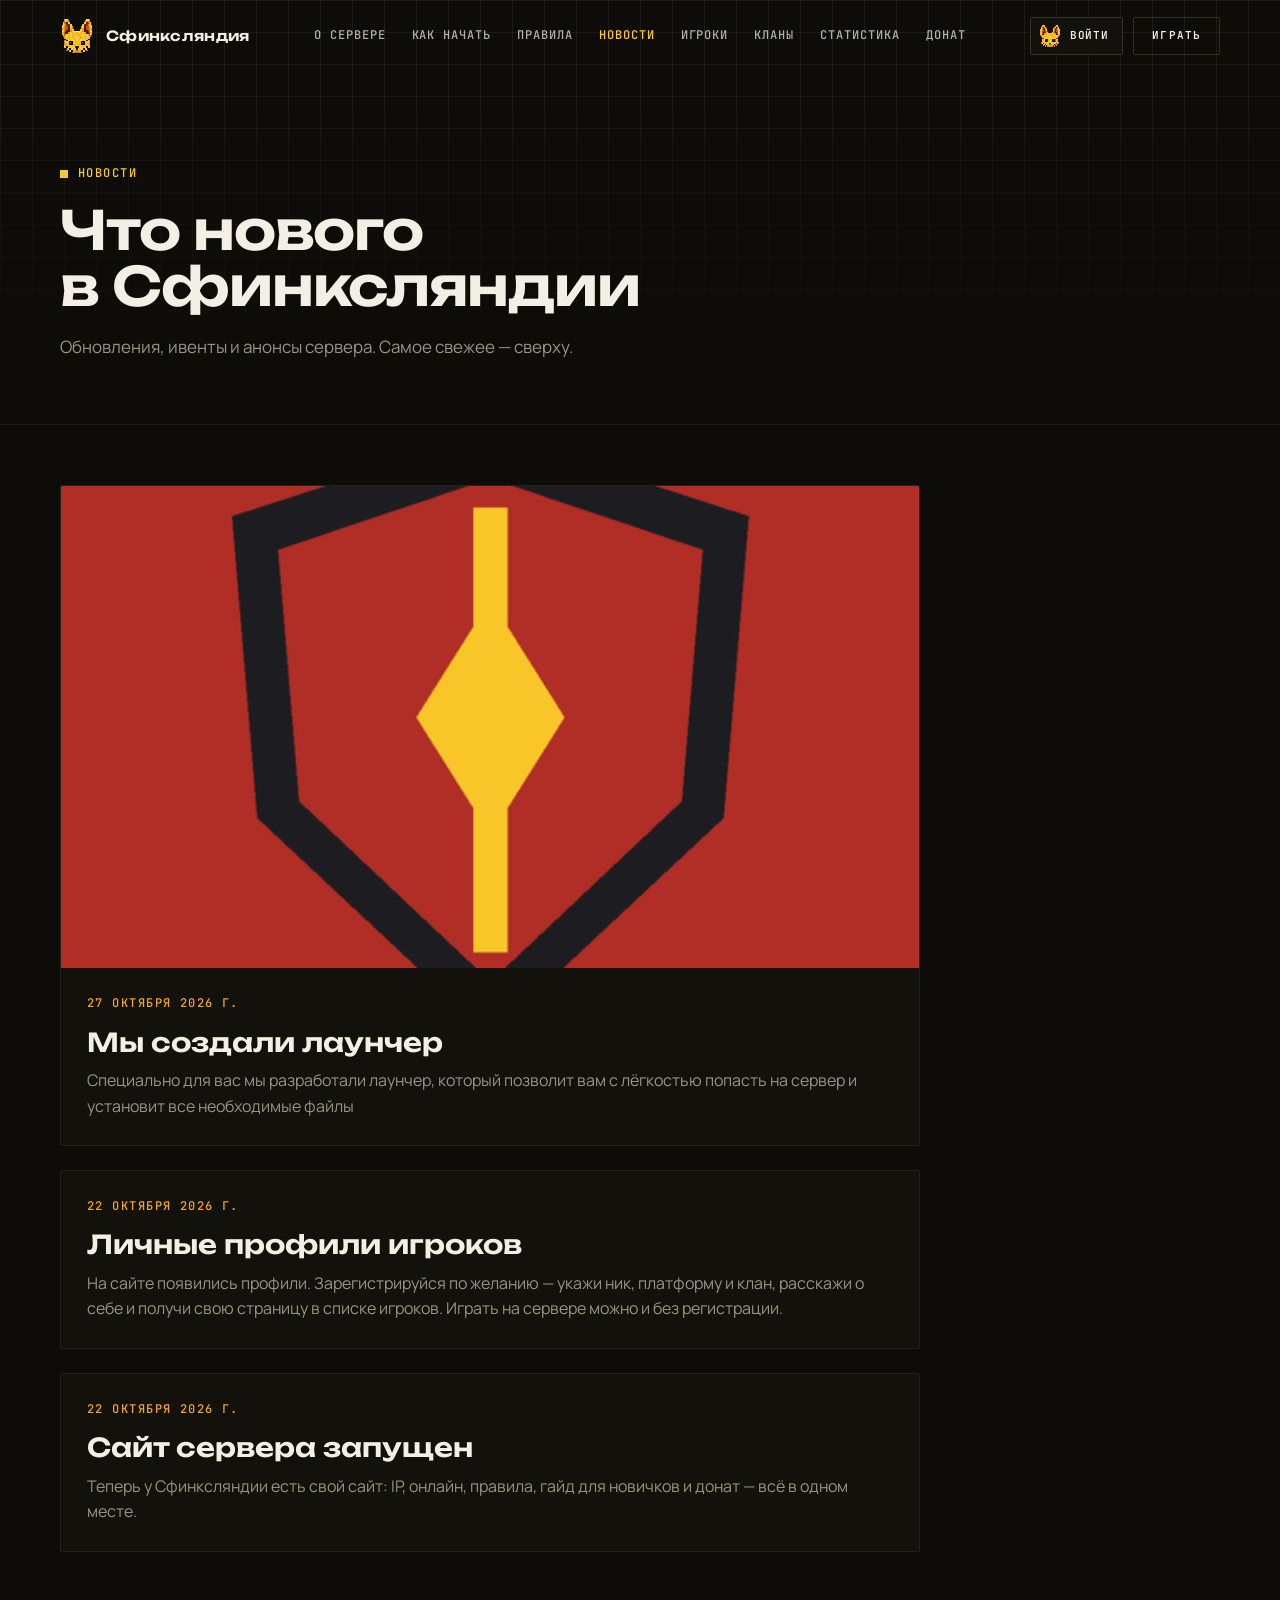
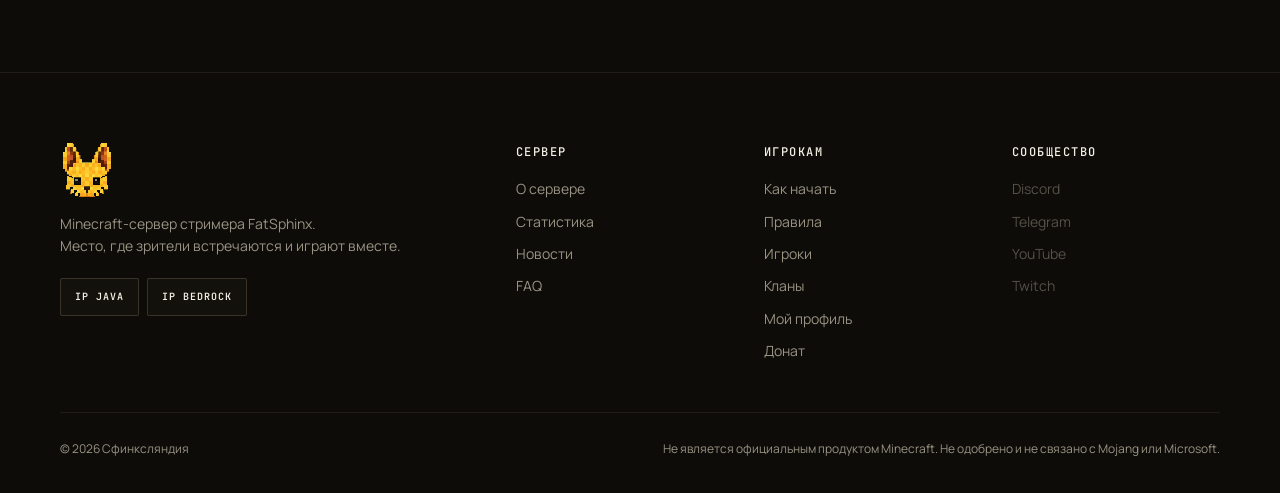
<file: news.html>
<!doctype html>
<html lang="ru">
<head>
  <meta charset="utf-8">
  <meta name="viewport" content="width=device-width, initial-scale=1">
  <title>Новости — Сфинксляндия</title>
  <meta name="description" content="Новости, обновления и ивенты Minecraft сервера Сфинксляндия.">
  <meta name="theme-color" content="#0d0c09">
  <meta property="og:site_name" content="Сфинксляндия">
  <meta property="og:image" content="img/logo.png">
  <link rel="icon" href="img/favicon.png" type="image/png">
  <link rel="apple-touch-icon" href="img/apple-touch-icon.png">
  <link rel="preconnect" href="https://fonts.googleapis.com">
  <link rel="preconnect" href="https://fonts.gstatic.com" crossorigin>
  <link href="https://fonts.googleapis.com/css2?family=JetBrains+Mono:wght@400;500;600&family=Manrope:wght@400;500;600;700&family=Pixelify+Sans:wght@500&family=Unbounded:wght@500;600&display=swap" rel="stylesheet">
  <link rel="stylesheet" href="style.css">
</head>
<body>

<header class="header">
  <div class="wrap">
    <a class="logo" href="index.html"><img src="img/logo.png" alt=""><span>Сфинксляндия</span></a>
    <nav class="nav" id="nav">
      <a href="index.html#about">О сервере</a>
      <a href="guide.html">Как начать</a>
      <a href="rules.html">Правила</a>
      <a href="news.html">Новости</a>
      <a href="players.html">Игроки</a>
      <a href="clans.html">Кланы</a>
      <a href="stats.html">Статистика</a>
      <a href="donate.html">Донат</a>
    </nav>
    <div class="header__right">
      <a class="acc-btn" href="account.html" id="acc-btn"><img src="img/favicon.png" alt=""><span>Профиль</span></a>
      <a class="btn btn--ghost" href="index.html#play">Играть</a>
      <button class="burger" id="burger" aria-label="Меню"><span></span><span></span><span></span></button>
    </div>
  </div>
</header>

<section class="page-hero">
  <div class="wrap">
    <span class="head__label caps">Новости</span>
    <h1 class="head__title">Что нового<br>в Сфинксляндии</h1>
    <p class="head__sub">Обновления, ивенты и анонсы сервера. Самое свежее — сверху.</p>
  </div>
</section>

<main class="rules-page">
  <div class="wrap"><div class="news-grid news-grid--page" id="news-all"></div></div>
</main>

<footer class="footer" id="footer"></footer>
<div class="toast" id="toast"></div>
<script>
  /* Загружаем свежий контент (без кэша), затем скрипт сайта и скрипт страницы (data-extra) */
  (function () { var v = Date.now(), extra = document.currentScript.getAttribute("data-extra");
    function load(src, next) { var s = document.createElement("script"); s.src = src + "?v=" + v; s.onload = s.onerror = next || null; document.body.appendChild(s); }
    load("data/content.js", function () { load("script.js", function () { if (extra) load(extra); }); }); })();
</script>
</body>
</html>
</file>
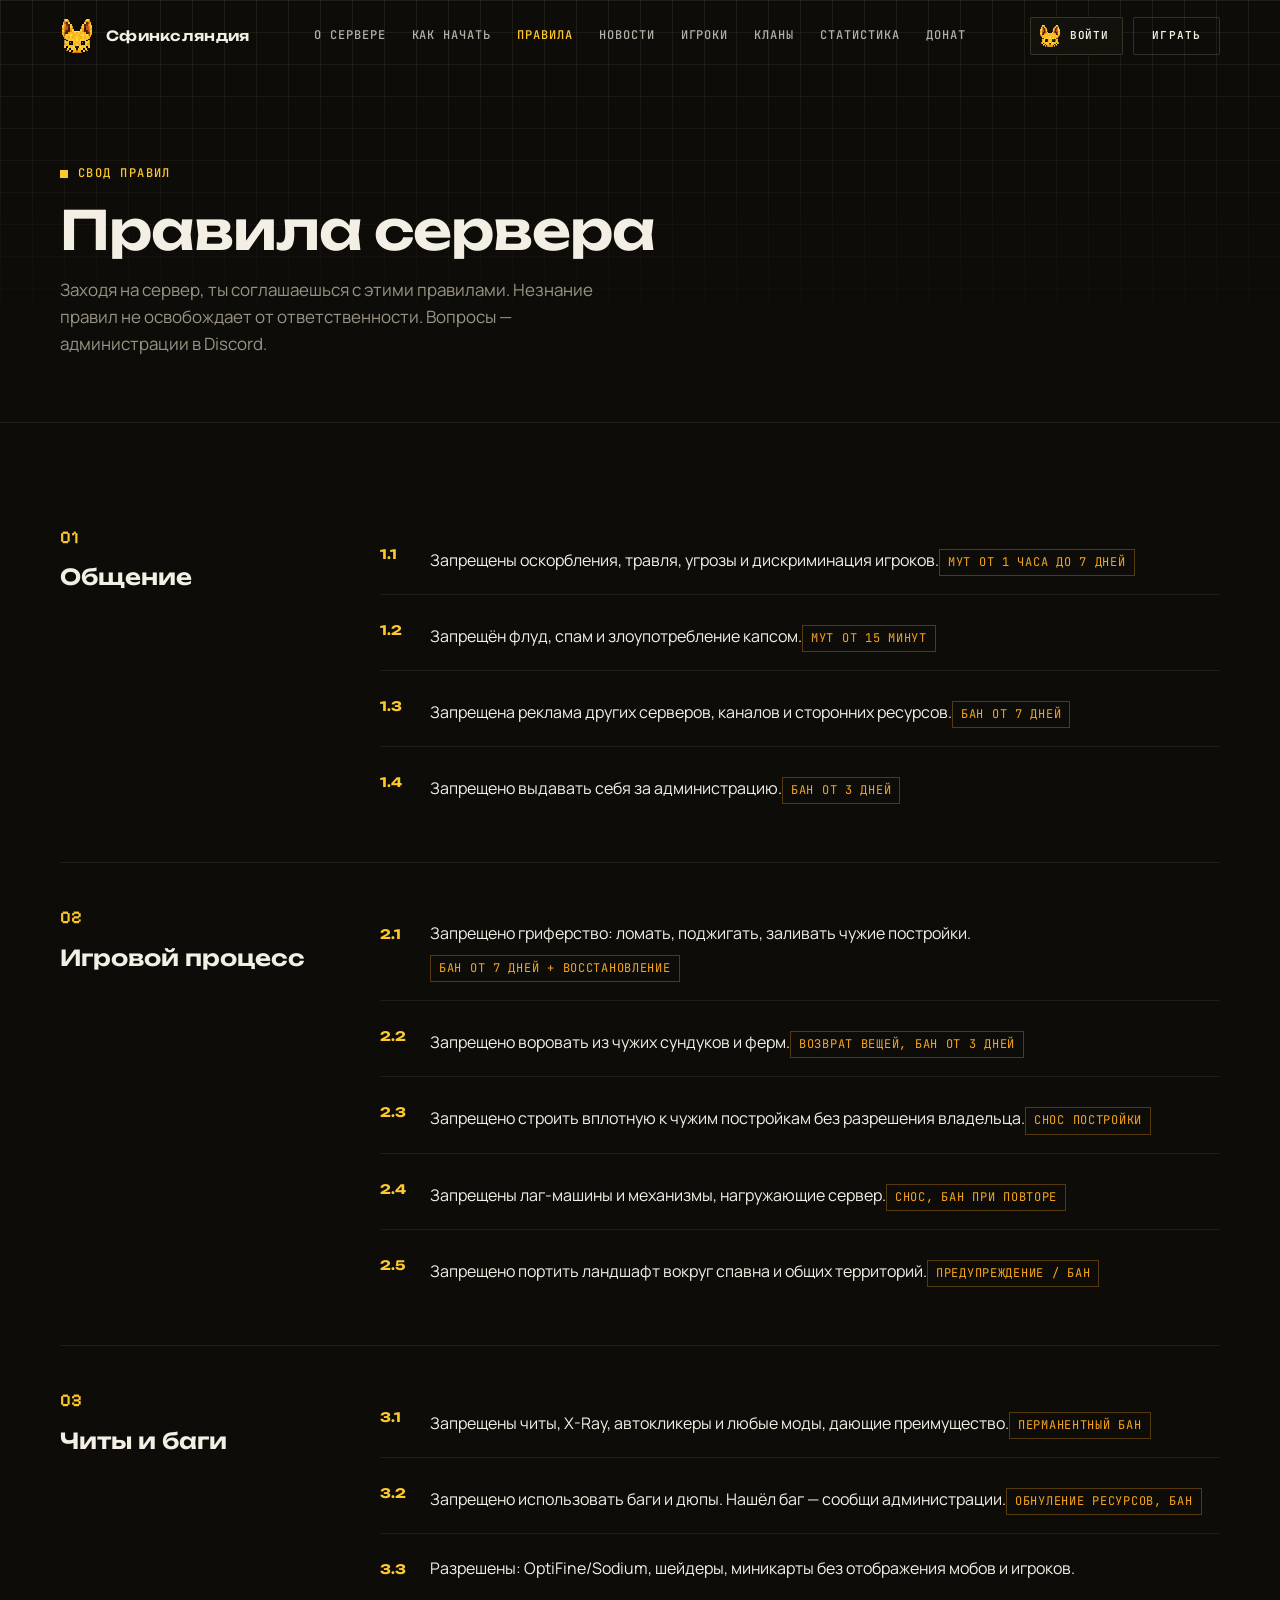
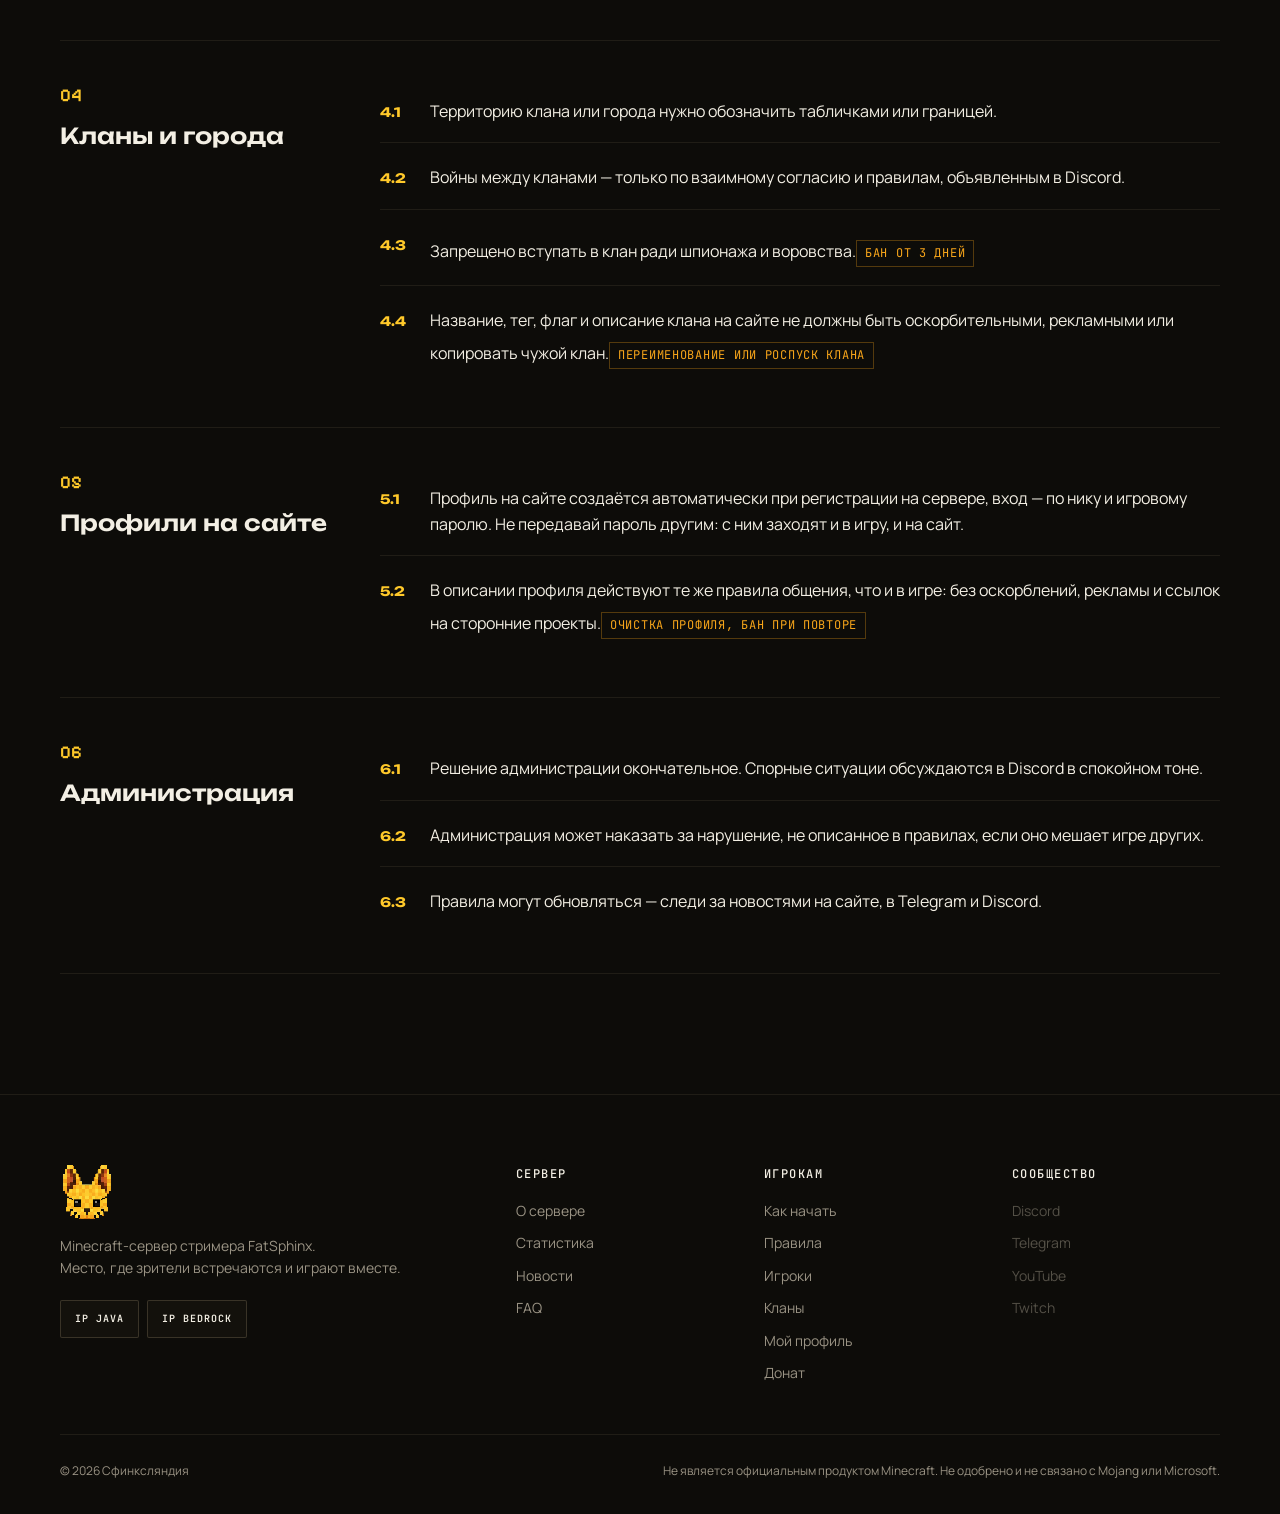
<file: rules.html>
<!doctype html>
<html lang="ru">
<head>
  <meta charset="utf-8">
  <meta name="viewport" content="width=device-width, initial-scale=1">
  <title>Правила — Сфинксляндия</title>
  <meta name="description" content="Правила Minecraft сервера Сфинксляндия: общение, игровой процесс, читы, кланы и профили.">
  <meta name="theme-color" content="#0d0c09">
  <meta property="og:site_name" content="Сфинксляндия">
  <meta property="og:image" content="img/logo.png">
  <link rel="icon" href="img/favicon.png" type="image/png">
  <link rel="apple-touch-icon" href="img/apple-touch-icon.png">
  <link rel="preconnect" href="https://fonts.googleapis.com">
  <link rel="preconnect" href="https://fonts.gstatic.com" crossorigin>
  <link href="https://fonts.googleapis.com/css2?family=JetBrains+Mono:wght@400;500;600&family=Manrope:wght@400;500;600;700&family=Pixelify+Sans:wght@500&family=Unbounded:wght@500;600&display=swap" rel="stylesheet">
  <link rel="stylesheet" href="style.css">
</head>
<body>

<header class="header">
  <div class="wrap">
    <a class="logo" href="index.html"><img src="img/logo.png" alt=""><span>Сфинксляндия</span></a>
    <nav class="nav" id="nav">
      <a href="index.html#about">О сервере</a>
      <a href="guide.html">Как начать</a>
      <a href="rules.html">Правила</a>
      <a href="news.html">Новости</a>
      <a href="players.html">Игроки</a>
      <a href="clans.html">Кланы</a>
      <a href="stats.html">Статистика</a>
      <a href="donate.html">Донат</a>
    </nav>
    <div class="header__right">
      <a class="acc-btn" href="account.html" id="acc-btn"><img src="img/favicon.png" alt=""><span>Профиль</span></a>
      <a class="btn btn--ghost" href="index.html#play">Играть</a>
      <button class="burger" id="burger" aria-label="Меню"><span></span><span></span><span></span></button>
    </div>
  </div>
</header>

<section class="page-hero">
  <div class="wrap">
    <span class="head__label caps">Свод правил</span>
    <h1 class="head__title">Правила сервера</h1>
    <p class="head__sub">Заходя на сервер, ты соглашаешься с этими правилами. Незнание правил не освобождает от ответственности. Вопросы — администрации в Discord.</p>
  </div>
</section>

<main class="rules-page">
  <div class="wrap" id="rules-full"></div>
</main>

<footer class="footer" id="footer"></footer>
<div class="toast" id="toast"></div>
<script>
  /* Загружаем свежий контент (без кэша), затем скрипт сайта и скрипт страницы (data-extra) */
  (function () { var v = Date.now(), extra = document.currentScript.getAttribute("data-extra");
    function load(src, next) { var s = document.createElement("script"); s.src = src + "?v=" + v; s.onload = s.onerror = next || null; document.body.appendChild(s); }
    load("data/content.js", function () { load("script.js", function () { if (extra) load(extra); }); }); })();
</script>
</body>
</html>
</file>
<file: style.css>
/* =========================================================
   Сфинксляндия — стили сайта
   Минимализм + Minecraft. Цвета бренда взяты из аватарки FatSphinx.
   Цвета и шрифты меняются здесь, в :root
   ========================================================= */
:root {
  /* Фон и линии — тёплый почти чёрный */
  --bg: #0d0c09;
  --bg-2: #13110c;
  --bg-3: #1a170f;
  --panel: rgba(255,226,160,.025);
  --line: rgba(255,230,180,.08);
  --line-2: rgba(255,230,180,.16);
  --text: #f3efe4;
  --muted: #9a9384;
  /* Бренд (аватарка): жёлтый мех, янтарь, ржавые уши, тёмно-коричневый */
  --yellow: #ffc92a;
  --yellow-2: #ffd93a;
  --amber: #f7a51a;
  --orange: #f7a51a;
  --rust: #c8601a;
  --brown: #55200a;
  --green: #6fd36b;
  --red: #ff5a4a;
  --grad: linear-gradient(95deg, #ffd93a 0%, #ffc92a 50%, #f7a51a 100%);
  --grid: 32px;
  --head: "Unbounded", "Arial Black", sans-serif;
  --body: "Manrope", system-ui, -apple-system, "Segoe UI", sans-serif;
  --mono: "JetBrains Mono", ui-monospace, "Cascadia Mono", Consolas, monospace;
  --pixel: "Pixelify Sans", "Courier New", monospace;
  --wrap: 1240px;
  --r: 2px;
}

* { box-sizing: border-box; margin: 0; padding: 0; }
html { scroll-behavior: smooth; }
body {
  background: var(--bg); color: var(--text);
  font-family: var(--body); font-size: 16px; line-height: 1.6;
  -webkit-font-smoothing: antialiased; overflow-x: hidden;
}
img, svg, canvas { display: block; max-width: 100%; }
a { color: inherit; text-decoration: none; }
button { font: inherit; color: inherit; }
.wrap { width: 100%; max-width: var(--wrap); margin: 0 auto; padding: 0 16px; }
@media (min-width: 760px) { .wrap { padding: 0 40px; } }

.caps { text-transform: uppercase; letter-spacing: .12em; font-size: 12px; font-weight: 500; font-family: var(--mono); }
::selection { background: var(--yellow); color: #140f00; }
/* Пиксель-маркер (один «блок» бренда) */
.px { display: inline-block; width: 8px; height: 8px; background: var(--yellow); flex: none; }
.muted { color: var(--muted); }
.grad-text { background: var(--grad); -webkit-background-clip: text; background-clip: text; color: transparent; }

/* ---------- Кнопки ---------- */
.btn {
  display: inline-flex; align-items: center; justify-content: center; gap: 12px;
  min-height: 48px; padding: 0 24px; border-radius: var(--r); border: 1px solid transparent;
  text-transform: uppercase; letter-spacing: .1em; font-family: var(--mono); font-size: 12px; font-weight: 600;
  cursor: pointer; transition: background .15s, border-color .15s, color .15s, transform .1s;
  white-space: nowrap;
}
.btn:active { transform: translateY(1px); }
/* Основная кнопка — как блок в Minecraft: плоская заливка и тёмная нижняя грань */
.btn--primary { background: var(--yellow); color: #140f00; box-shadow: inset 0 -3px 0 rgba(85,32,10,.35); }
.btn--primary:hover { background: var(--yellow-2); }
.btn--ghost { border-color: var(--line-2); color: var(--text); background: transparent; }
.btn--ghost:hover { border-color: var(--yellow); color: var(--yellow); }
.btn--light { background: var(--text); color: #140f00; box-shadow: inset 0 -3px 0 rgba(0,0,0,.18); }
.btn--light:hover { background: #fff; }
.btn--dark { background: var(--bg-2); color: var(--text); border-color: var(--line-2); }
.btn--dark:hover { border-color: var(--yellow); }
.btn .arr { font-size: 16px; letter-spacing: 0; transition: transform .2s; }
.btn:hover .arr { transform: translateX(4px); }
.btn--block { width: 100%; }

/* ---------- Шапка ---------- */
.header { position: fixed; inset: 0 0 auto; z-index: 60; transition: background .3s, border-color .3s; border-bottom: 1px solid transparent; }
.header.scrolled, .header.solid { background: rgba(13,12,9,.86); backdrop-filter: blur(14px); border-color: var(--line); }
.header .wrap { display: flex; align-items: center; justify-content: space-between; height: 72px; gap: 20px; }
.logo { display: flex; align-items: center; gap: 12px; }
.logo img { width: 34px; height: 34px; image-rendering: pixelated; }
.logo span { font-family: var(--head); font-weight: 600; font-size: 14px; letter-spacing: .02em; }
.nav { display: flex; gap: 2px; }
.nav a { padding: 8px 12px; border-radius: var(--r); font-family: var(--mono); text-transform: uppercase; letter-spacing: .08em; font-size: 12px; font-weight: 500; color: rgba(243,239,228,.72); transition: background .15s, color .15s; }
.nav a:hover { background: var(--panel); color: var(--text); }
.nav a.active { color: var(--yellow); }
.header__right { display: flex; align-items: center; gap: 10px; }
.header__right .btn { min-height: 38px; padding: 0 18px; font-size: 11px; }
.burger { display: none; width: 42px; height: 38px; background: rgba(255,255,255,.06); border: 0; border-radius: var(--r); cursor: pointer; }
.burger span { display: block; width: 18px; height: 2px; background: var(--text); margin: 4px auto; }

/* ---------- HERO ---------- */
.hero { position: relative; min-height: 100vh; min-height: 100svh; display: flex; align-items: center; overflow: hidden; padding: 120px 0 150px; background: var(--bg); }
/* Сетка блоков + пиксельный горизонт рисуются в canvas (script.js → blocks) */
.blocks { position: absolute; inset: 0; width: 100%; height: 100%; z-index: 0; pointer-events: none; image-rendering: pixelated; }
.hero .wrap { position: relative; z-index: 2; display: grid; grid-template-columns: minmax(0, 1.1fr) minmax(0, .9fr); gap: 64px; align-items: center; }

.hero__badge { display: inline-flex; align-items: center; gap: 10px; margin-bottom: 28px; padding: 8px 14px 8px 10px; border: 1px solid var(--line-2); background: rgba(13,12,9,.6);
  font-family: var(--mono); font-size: 12px; letter-spacing: .08em; text-transform: uppercase; color: var(--muted); }
.hero__badge b { color: var(--yellow); font-weight: 600; }
.hero__title { font-family: var(--head); font-weight: 600; line-height: 1; letter-spacing: -.025em; font-size: clamp(44px, 6.2vw, 88px); margin-bottom: 26px; }
.hero__title span { display: block; }
.hero__title .l1 { color: var(--text); }
.hero__title .l2 { color: var(--yellow); }
.hero__text { max-width: 500px; color: var(--muted); font-size: 18px; line-height: 1.6; margin-bottom: 34px; }

.ip-pill { display: inline-flex; align-items: stretch; border: 1px solid var(--line-2); border-radius: var(--r); overflow: hidden; background: rgba(13,12,9,.7); max-width: 100%; }
.ip-pill__tabs { display: flex; border-right: 1px solid var(--line-2); }
.ip-tab { padding: 0 14px; background: none; border: 0; cursor: pointer; font-family: var(--mono); text-transform: uppercase; letter-spacing: .08em; font-size: 11px; font-weight: 600; color: var(--muted); }
.ip-tab.active { color: #140f00; background: var(--yellow); }
.ip-value { display: flex; align-items: center; padding: 0 16px; font-family: var(--pixel); font-size: 18px; color: var(--yellow); white-space: nowrap; min-width: 0; overflow-x: auto; }
.ip-copy { padding: 0 16px; border: 0; border-left: 1px solid var(--line-2); background: none; cursor: pointer; font-family: var(--mono); text-transform: uppercase; letter-spacing: .08em; font-size: 11px; font-weight: 600; min-height: 48px; }
.ip-copy:hover { background: var(--yellow); color: #140f00; }
.hero__actions { display: flex; flex-wrap: wrap; gap: 10px; margin-top: 14px; }
.ip-hint { color: var(--muted); font-size: 13px; margin-top: 12px; min-height: 20px; }
.status { display: inline-flex; align-items: center; gap: 10px; font-family: var(--mono); font-size: 12px; color: var(--muted); margin-top: 18px; }
.dot { width: 8px; height: 8px; background: var(--muted); flex: none; }
.dot.on { background: var(--green); box-shadow: 0 0 8px var(--green); animation: pulse 2s steps(2) infinite; }
.dot.off { background: var(--red); }
@keyframes pulse { 50% { opacity: .4; } }

/* Аватар в «HUD-рамке» поверх сетки блоков */
.hero__art { display: flex; justify-content: center; }
.frame { position: relative; width: min(100%, 470px); aspect-ratio: 1; display: grid; place-items: center; border: 1px solid var(--line-2);
  background:
    radial-gradient(circle at 50% 52%, rgba(255,201,42,.14), transparent 58%),
    linear-gradient(var(--line) 1px, transparent 1px) 0 0 / var(--grid) var(--grid),
    linear-gradient(90deg, var(--line) 1px, transparent 1px) 0 0 / var(--grid) var(--grid),
    rgba(19,17,12,.92); }
.frame__c { position: absolute; width: 20px; height: 20px; border: 2px solid var(--yellow); }
.frame__c.tl { top: -2px; left: -2px; border-right: 0; border-bottom: 0; }
.frame__c.tr { top: -2px; right: -2px; border-left: 0; border-bottom: 0; }
.frame__c.bl { bottom: -2px; left: -2px; border-right: 0; border-top: 0; }
.frame__c.br { bottom: -2px; right: -2px; border-left: 0; border-top: 0; }
.frame__logo { width: 60%; image-rendering: pixelated; animation: bob 4s steps(8) infinite; }
.frame__shadow { position: absolute; left: 50%; bottom: 17%; width: 34%; height: 10px; transform: translateX(-50%); background: rgba(0,0,0,.45); animation: shadow 4s steps(8) infinite; }
@keyframes bob { 50% { transform: translateY(-12px); } }
@keyframes shadow { 50% { width: 26%; opacity: .6; } }
.frame__hud { position: absolute; left: 18px; right: 18px; display: flex; justify-content: space-between; gap: 10px; font-family: var(--mono); font-size: 11px; letter-spacing: .08em; text-transform: uppercase; color: var(--muted); }
.frame__hud--t { top: 16px; }
.frame__hud--b { bottom: 16px; }
.frame__hud b { color: var(--yellow); font-weight: 600; }
.frame__hud .dot { display: inline-block; margin-right: 6px; vertical-align: 0; }

/* ---------- Секции ---------- */
.section { padding: 120px 0; position: relative; }
.section--alt { background: var(--bg-2); border-top: 1px solid var(--line); border-bottom: 1px solid var(--line); }
.head { margin-bottom: 56px; }
.head--center { text-align: center; }
/* Подпись секции: «блок» + моноширинный текст */
.head__label { display: inline-flex; align-items: center; gap: 10px; color: var(--yellow); margin-bottom: 18px; }
.head__label::before { content: ""; width: 8px; height: 8px; background: currentColor; flex: none; }
.head__title { font-family: var(--head); font-weight: 600; font-size: clamp(30px, 4.2vw, 54px); line-height: 1.05; letter-spacing: -.02em; }
.head__sub { color: var(--muted); max-width: 560px; margin-top: 18px; font-size: 17px; }
.head--center .head__sub { margin-left: auto; margin-right: auto; }
.grad-text { color: var(--yellow); background: none; -webkit-background-clip: initial; background-clip: initial; }

/* ---------- Цифры ---------- */
.specs { display: grid; grid-template-columns: repeat(4, 1fr); border: 1px solid var(--line); background: var(--bg-2); }
.spec { padding: 34px 24px; text-align: left; }
.spec + .spec { border-left: 1px solid var(--line); }
.spec__num { font-family: var(--pixel); font-weight: 500; font-size: clamp(32px, 3.6vw, 48px); line-height: 1; color: var(--text); }
.spec__num small { font-size: .45em; color: var(--muted); margin-left: 4px; }
.spec__label { color: var(--muted); margin-top: 14px; }

/* ---------- Витрина (плитки «О сервере») ---------- */
.showcase { display: grid; grid-template-columns: 1.4fr 1fr; grid-auto-rows: minmax(340px, auto); gap: 12px; }
.tile {
  --img: none;
  position: relative; overflow: hidden; border-radius: var(--r);
  display: flex; flex-direction: column; justify-content: space-between; padding: 36px;
  border: 1px solid var(--line); isolation: isolate; transition: border-color .2s;
  background-color: var(--bg-2); background-position: center; background-size: cover, var(--grid) var(--grid), var(--grid) var(--grid);
  background-image: var(--img), linear-gradient(var(--line) 1px, transparent 1px), linear-gradient(90deg, var(--line) 1px, transparent 1px);
}
.tile:hover { border-color: rgba(255,201,42,.4); }
/* Затемнение, только если загружен скриншот */
.tile.has-img::before { content: ""; position: absolute; inset: 0; z-index: -1; background: linear-gradient(180deg, rgba(13,12,9,.2) 0%, rgba(13,12,9,.92) 100%); }
/* Пиксельная «лесенка» из трёх блоков в углу */
.tile::after { content: ""; position: absolute; top: 36px; right: 36px; width: 12px; height: 12px; background: var(--c1, var(--yellow));
  box-shadow: -12px 12px 0 var(--c2, var(--amber)), 0 12px 0 var(--c2, var(--amber)), -24px 24px 0 var(--c3, var(--rust)), -12px 24px 0 var(--c3, var(--rust)), 0 24px 0 var(--c3, var(--rust)); }
.tile:nth-child(2) { --c1: var(--amber); --c2: var(--rust); --c3: var(--brown); }
.tile:nth-child(3) { --c1: var(--yellow-2); --c2: var(--yellow); --c3: var(--amber); }
.tile:nth-child(4) { --c1: var(--rust); --c2: var(--brown); --c3: #2a1406; }
.tile.has-img::after { display: none; }
.tile--big { grid-row: span 2; }
.tile__art { position: absolute; right: -8%; top: -6%; width: 52%; max-width: 380px; image-rendering: pixelated; opacity: .1; z-index: -1; pointer-events: none; }
.tile__label { color: var(--yellow); }
.tile h3 { font-family: var(--head); font-weight: 600; font-size: clamp(24px, 2.6vw, 36px); line-height: 1.08; letter-spacing: -.015em; margin: 10px 0 12px; }
.tile p { color: rgba(243,239,228,.72); max-width: 460px; }
.tile__actions { display: flex; gap: 10px; flex-wrap: wrap; margin-top: 26px; }

/* ---------- Новости ---------- */
.news-grid { display: grid; grid-template-columns: repeat(3, 1fr); gap: 16px; }
.news-grid--page { grid-template-columns: 1fr; max-width: 860px; gap: 24px; }
.news-card { border: 1px solid var(--line); border-radius: var(--r); background: var(--bg-2); overflow: hidden; display: flex; flex-direction: column; scroll-margin-top: 100px; transition: border-color .2s; }
.news-card:hover { border-color: rgba(255,201,42,.4); }
.news-card__img { aspect-ratio: 16 / 9; overflow: hidden; background: #000; }
.news-card__img img { width: 100%; height: 100%; object-fit: cover; transition: transform .5s; }
.news-card:hover .news-card__img img { transform: scale(1.04); }
.news-card__body { padding: 26px; display: flex; flex-direction: column; flex: 1; }
.news-card__date { color: var(--orange); margin-bottom: 12px; }
.news-card h3 { font-family: var(--head); font-weight: 600; font-size: 20px; line-height: 1.25; margin-bottom: 10px; }
.news-card p { color: var(--muted); }
.news-card p.clamp { display: -webkit-box; -webkit-line-clamp: 3; -webkit-box-orient: vertical; overflow: hidden; }
.news-card__more { margin-top: auto; padding-top: 18px; color: var(--yellow); }
.news-grid--page .news-card h3 { font-size: 26px; }
.head-row { display: flex; justify-content: space-between; align-items: end; gap: 20px; flex-wrap: wrap; }

/* ---------- Шаги ---------- */
.steps { display: grid; grid-template-columns: repeat(3, 1fr); gap: 0; border-top: 1px solid var(--line); }
.step { padding: 40px 32px 10px 0; }
.step + .step { padding-left: 32px; border-left: 1px solid var(--line); }
.step__num { font-family: var(--pixel); font-size: 22px; color: var(--yellow); margin-bottom: 22px; }
.step h3 { font-family: var(--head); font-weight: 600; font-size: 22px; margin-bottom: 10px; }
.step p { color: var(--muted); }
.step a { color: var(--yellow); }

/* ---------- Онлайн ---------- */
.online { display: grid; grid-template-columns: 1fr 1.4fr; gap: 50px; align-items: start; }
.online__big { font-family: var(--pixel); font-weight: 500; font-size: clamp(72px, 10vw, 140px); line-height: .9; }
.online__big small { font-size: .3em; color: var(--muted); }
.online__motd { color: var(--muted); margin: 18px 0 26px; }
/* Полоса заполнения — «блоками», как шкала опыта */
.bar { height: 12px; background: var(--bg-3); border: 1px solid var(--line); overflow: hidden; margin-bottom: 26px; }
.bar__fill { height: 100%; width: 0; transition: width .9s steps(12);
  background: repeating-linear-gradient(90deg, var(--yellow) 0 22px, var(--amber) 22px 24px); }
.players { display: grid; grid-template-columns: repeat(auto-fill, minmax(160px, 1fr)); gap: 8px; }
.player { display: flex; align-items: center; gap: 10px; padding: 10px; border: 1px solid var(--line); border-radius: var(--r); background: var(--bg-2); font-size: 14px; overflow: hidden; }
.player img { width: 26px; height: 26px; image-rendering: pixelated; border-radius: 2px; flex: none; }
.player span { overflow: hidden; text-overflow: ellipsis; white-space: nowrap; }
.players-empty { color: var(--muted); padding: 28px; border: 1px dashed var(--line-2); border-radius: var(--r); text-align: center; grid-column: 1 / -1; }

/* ---------- Правила ---------- */
.rules-grid { display: grid; grid-template-columns: repeat(4, 1fr); gap: 16px; margin-bottom: 40px; }
.rule { padding: 30px 26px; border: 1px solid var(--line); border-radius: var(--r); background: var(--bg); }
.rule__n { font-family: var(--pixel); color: var(--yellow); font-size: 20px; margin-bottom: 26px; display: block; }
.rule h4 { font-family: var(--head); font-weight: 600; font-size: 18px; margin-bottom: 8px; }
.rule p { color: var(--muted); font-size: 15px; }
.center { text-align: center; }

.page-hero { position: relative; padding: 160px 0 64px; border-bottom: 1px solid var(--line); isolation: isolate; }
.page-hero::before { content: ""; position: absolute; inset: 0; z-index: -1; pointer-events: none;
  background-image: linear-gradient(var(--line) 1px, transparent 1px), linear-gradient(90deg, var(--line) 1px, transparent 1px); background-size: var(--grid) var(--grid);
  mask-image: linear-gradient(180deg, #000, transparent 90%); -webkit-mask-image: linear-gradient(180deg, #000, transparent 90%); }
.rules-page { padding: 60px 0 120px; }
.rules-group { display: grid; grid-template-columns: 280px 1fr; gap: 40px; padding: 40px 0; border-bottom: 1px solid var(--line); }
.rules-group h2 { font-family: var(--head); font-weight: 600; font-size: 22px; position: sticky; top: 100px; align-self: start; }
.rules-group h2 span { display: block; color: var(--yellow); font-family: var(--pixel); font-size: 18px; margin-bottom: 8px; }
.rules-list { list-style: none; display: grid; gap: 4px; }
.rules-list li { padding: 18px 0; border-bottom: 1px solid var(--line); display: grid; grid-template-columns: 50px 1fr; }
.rules-list li:last-child { border-bottom: 0; }
.rules-list b { color: var(--yellow); font-family: var(--head); font-size: 13px; padding-top: 3px; }
.rules-list .punish { display: inline-block; color: var(--amber); font-family: var(--mono); font-size: 12px; margin-top: 8px; padding: 3px 8px; border: 1px solid rgba(247,165,26,.3); text-transform: uppercase; letter-spacing: .06em; }

/* ---------- FAQ ---------- */
.faq { max-width: 880px; margin: 0 auto; border-top: 1px solid var(--line); }
.faq details { border-bottom: 1px solid var(--line); }
.faq summary { list-style: none; cursor: pointer; padding: 26px 0; font-family: var(--head); font-weight: 500; font-size: 18px; display: flex; justify-content: space-between; gap: 20px; align-items: center; }
.faq summary::-webkit-details-marker { display: none; }
.faq summary::after { content: "+"; font-family: var(--pixel); font-size: 28px; color: var(--yellow); transition: transform .2s; line-height: 1; }
.faq summary:hover { color: var(--yellow); }
.faq details[open] summary::after { transform: rotate(45deg); }
.faq .answer { color: var(--muted); padding: 0 0 26px; max-width: 700px; }

/* ---------- Сообщество ---------- */
.socials { display: grid; grid-template-columns: repeat(4, 1fr); gap: 16px; }
.social { position: relative; padding: 32px 28px 28px; border: 1px solid var(--line); border-radius: var(--r); background: var(--bg); transition: border-color .2s, transform .2s; display: flex; flex-direction: column; min-height: 210px; }
.social:hover { border-color: var(--yellow); transform: translateY(-3px); }
.social__name { font-family: var(--head); font-weight: 600; font-size: 22px; }
.social__desc { color: var(--muted); font-size: 15px; margin-top: 8px; }
.social__go { margin-top: auto; padding-top: 20px; color: var(--yellow); }
.social.is-empty { opacity: .45; pointer-events: none; }
a.is-empty { cursor: default; }
.btn.is-empty { opacity: .45; pointer-events: none; }
.footer a.is-empty, .rules-list a.is-empty { opacity: .5; }

/* ---------- Донат-баннер на главной ---------- */
.donate-banner { position: relative; overflow: hidden; border-radius: var(--r); border: 1px solid rgba(255,201,42,.35); padding: 64px 56px; display: grid; grid-template-columns: 1fr auto; gap: 40px; align-items: center;
  background: linear-gradient(var(--line) 1px, transparent 1px) 0 0 / var(--grid) var(--grid), linear-gradient(90deg, var(--line) 1px, transparent 1px) 0 0 / var(--grid) var(--grid), var(--bg-2); }
.donate-banner img { width: 180px; image-rendering: pixelated; animation: float2 4s steps(8) infinite; }
@keyframes float2 { 50% { transform: translateY(-10px); } }

/* ---------- CTA ---------- */
.cta { text-align: center; padding: 140px 0; position: relative; overflow: hidden; isolation: isolate; background: var(--bg); }
.cta::before { content: ""; position: absolute; inset: 0; z-index: -1;
  background-image: linear-gradient(var(--line) 1px, transparent 1px), linear-gradient(90deg, var(--line) 1px, transparent 1px); background-size: var(--grid) var(--grid);
  mask-image: radial-gradient(ellipse 50% 70% at 50% 50%, #000, transparent 75%); -webkit-mask-image: radial-gradient(ellipse 50% 70% at 50% 50%, #000, transparent 75%); }
.cta h2 { font-family: var(--head); font-weight: 600; font-size: clamp(40px, 6.4vw, 88px); line-height: 1; letter-spacing: -.025em; margin-bottom: 22px; }
.cta p { color: var(--muted); margin-bottom: 36px; }
.cta .btns { display: flex; gap: 12px; justify-content: center; flex-wrap: wrap; }

/* ---------- Подвал ---------- */
.footer { border-top: 1px solid var(--line); padding: 70px 0 34px; color: var(--muted); font-size: 14px; }
.footer__grid { display: grid; grid-template-columns: 2fr 1fr 1fr 1fr; gap: 40px; margin-bottom: 50px; }
.footer h4 { color: var(--text); margin-bottom: 16px; }
.footer ul { list-style: none; display: grid; gap: 10px; }
.footer a:hover { color: var(--yellow); }
.footer__brand img { width: 54px; image-rendering: pixelated; margin-bottom: 16px; }
.footer__bottom { border-top: 1px solid var(--line); padding-top: 26px; display: flex; flex-wrap: wrap; justify-content: space-between; gap: 12px; font-size: 12px; }

/* ---------- ДОНАТ: страница-конфигуратор ---------- */
.donate { display: grid; grid-template-columns: minmax(0, 1.25fr) minmax(0, 1fr); min-height: 100vh; }
.donate__stage { position: sticky; top: 0; height: 100vh; display: flex; flex-direction: column; align-items: center; justify-content: center; overflow: hidden; padding: 100px 40px 40px;
  background: radial-gradient(circle at 50% 42%, var(--glow, rgba(255,201,42,.2)), transparent 45%), var(--bg); transition: background .4s; }
.donate__stage::before { content: ""; position: absolute; inset: 0; opacity: .5; pointer-events: none;
  background-image: linear-gradient(rgba(255,255,255,.035) 1px, transparent 1px), linear-gradient(90deg, rgba(255,255,255,.035) 1px, transparent 1px); background-size: 40px 40px;
  mask-image: radial-gradient(ellipse at center, #000 30%, transparent 75%); -webkit-mask-image: radial-gradient(ellipse at center, #000 30%, transparent 75%); }
.donate__logo { position: relative; width: min(42%, 300px); image-rendering: pixelated; animation: float2 4s steps(8) infinite; }
.donate__rank { position: relative; font-family: var(--head); font-weight: 600; letter-spacing: -.02em; font-size: clamp(42px, 6vw, 88px); line-height: 1; margin-top: 36px; text-align: center; }
.donate__rank-sub { position: relative; color: var(--muted); margin-top: 14px; }
.donate__specs { position: relative; display: flex; gap: 0; margin-top: 44px; }
.donate__specs div { padding: 0 30px; text-align: center; }
.donate__specs div + div { border-left: 1px solid var(--line-2); }
.donate__specs b { display: block; font-family: var(--head); font-weight: 600; font-size: 24px; }
.donate__specs span { color: var(--muted); }

.donate__panel { padding: 120px 48px 60px; border-left: 1px solid var(--line); background: var(--bg-2); }
.donate__panel h1 { font-family: var(--head); font-weight: 600; font-size: 34px; line-height: 1.1; margin-bottom: 10px; }
.donate__panel > p { color: var(--muted); margin-bottom: 34px; }
.tiers { display: grid; gap: 10px; margin-bottom: 30px; }
.tier { display: flex; align-items: center; justify-content: space-between; gap: 16px; padding: 18px 20px; border: 1px solid var(--line-2); border-radius: var(--r); cursor: pointer; background: none; text-align: left; width: 100%; transition: border-color .2s, background .2s, box-shadow .2s; }
.tier:hover { border-color: rgba(255,255,255,.35); }
.tier.active { border-color: var(--c, var(--yellow)); background: rgba(255,255,255,.03); box-shadow: 0 0 0 1px var(--c, var(--yellow)) inset; }
.tier__name { font-family: var(--head); font-weight: 600; font-size: 17px; display: flex; align-items: center; gap: 12px; }
.tier__name i { width: 12px; height: 12px; background: var(--c); flex: none; }
.tier__tag { font-family: var(--body); font-size: 10px; font-weight: 700; letter-spacing: .14em; text-transform: uppercase; color: #140c00; background: var(--yellow); padding: 3px 7px; border-radius: 2px; }
.tier__price { font-family: var(--head); font-weight: 500; font-size: 16px; white-space: nowrap; }
.tier__price small { color: var(--muted); font-size: 12px; font-family: var(--body); }
.perks-title { margin-bottom: 14px; color: var(--muted); }
.perks { list-style: none; display: grid; gap: 0; margin-bottom: 30px; border-top: 1px solid var(--line); }
.perks li { padding: 14px 0 14px 30px; border-bottom: 1px solid var(--line); position: relative; }
.perks li::before { content: ""; position: absolute; left: 4px; top: 21px; width: 10px; height: 10px; background: var(--c, var(--yellow)); }
.perks li.inherit { color: var(--muted); }
.perks li.inherit::before { background: var(--line-2); }
.total { display: flex; justify-content: space-between; align-items: baseline; padding: 20px 0; margin-bottom: 18px; border-top: 1px solid var(--line-2); }
.total b { font-family: var(--head); font-size: 28px; font-weight: 600; }
.note { color: var(--muted); font-size: 13px; margin-top: 18px; line-height: 1.6; }
.support-box { margin-top: 40px; padding: 26px; border: 1px dashed var(--line-2); border-radius: var(--r); }
.support-box h3 { font-family: var(--head); font-weight: 600; font-size: 18px; margin-bottom: 8px; }
.support-box p { color: var(--muted); margin-bottom: 18px; font-size: 15px; }

/* ---------- Тост ---------- */
.toast { position: fixed; left: 50%; bottom: 28px; transform: translate(-50%, 30px); z-index: 100;
  background: var(--yellow); color: #140f00; padding: 14px 24px; border-radius: var(--r);
  font-family: var(--mono); text-transform: uppercase; letter-spacing: .08em; font-size: 12px; font-weight: 600;
  box-shadow: inset 0 -3px 0 rgba(85,32,10,.35), 0 10px 30px rgba(0,0,0,.5); opacity: 0; visibility: hidden; transition: all .25s; }
.toast.show { transform: translate(-50%, 0); opacity: 1; visibility: visible; }

/* ---------- Появление при скролле ---------- */
.reveal { opacity: 0; transform: translateY(28px); transition: opacity .8s ease, transform .8s ease; }
.reveal.in { opacity: 1; transform: none; }
@media (prefers-reduced-motion: reduce) {
  *, *::before, *::after { animation: none !important; transition: none !important; }
  .reveal { opacity: 1; transform: none; }
}

/* ---------- Адаптив ---------- */
@media (max-width: 1080px) {
  .nav { display: none; position: absolute; top: 72px; left: 0; right: 0; flex-direction: column; gap: 0; padding: 10px 16px 18px; background: rgba(13,12,9,.98); border-bottom: 1px solid var(--line); }
  .nav.open { display: flex; }
  .nav a { padding: 14px 6px; font-size: 12px; }
  .burger { display: block; }
  .header { background: rgba(13,12,9,.86); backdrop-filter: blur(14px); }
  .hero .wrap { grid-template-columns: 1fr; }
  .hero__art { order: -1; } .frame { width: min(100%, 380px); }
  .showcase { grid-template-columns: 1fr; }
  .tile--big { grid-row: auto; min-height: 480px; }
  .rules-grid, .socials { grid-template-columns: 1fr 1fr; }
  .news-grid { grid-template-columns: 1fr 1fr; }
  .online { grid-template-columns: 1fr; }
  .donate { grid-template-columns: 1fr; }
  .donate__stage { position: relative; height: auto; min-height: 80vh; }
  .donate__panel { border-left: 0; border-top: 1px solid var(--line); padding: 60px 40px; }
}
@media (max-width: 760px) {
  .header__right .btn--ghost { display: none; }
  .hero { padding: 96px 0 120px; }
  .hero__text { font-size: 16px; }
  .frame { width: min(100%, 300px); }
  .section { padding: 80px 0; }
  .specs { grid-template-columns: 1fr 1fr; }
  .spec:nth-child(3) { border-left: 0; }
  .spec:nth-child(n+3) { border-top: 1px solid var(--line); }
  .tile { padding: 28px; }
  .steps, .rules-grid, .socials, .footer__grid, .news-grid { grid-template-columns: 1fr; }
  .step, .step + .step { padding: 30px 0; border-left: 0; border-bottom: 1px solid var(--line); }
  .rules-group { grid-template-columns: 1fr; gap: 10px; }
  .rules-group h2 { position: static; }
  .donate-banner { grid-template-columns: 1fr; padding: 40px 26px; text-align: center; }
  .donate-banner img { width: 140px; margin: 0 auto; order: -1; }
  .donate-banner .btn { width: 100%; }
  .donate__specs div { padding: 0 14px; }
  .donate__panel { padding: 50px 16px; }
  .ip-pill { display: flex; flex-wrap: wrap; width: 100%; }
  .ip-pill__tabs { width: 100%; border-right: 0; border-bottom: 1px solid var(--line-2); }
  .ip-tab { flex: 1; min-height: 40px; }
  .ip-value { flex: 1; min-height: 48px; font-size: 16px; }
  .hero__actions .btn { flex: 1; }
}

/* =========================================================
   Новые блоки: профиль, гайд, команда, игроки
   ========================================================= */

/* ---------- Кнопка профиля в шапке ---------- */
.acc-btn { display: inline-flex; align-items: center; gap: 9px; height: 38px; padding: 0 14px 0 8px; border: 1px solid var(--line-2); border-radius: var(--r); background: rgba(20,18,22,.6);
  text-transform: uppercase; letter-spacing: .14em; font-size: 11px; font-weight: 700; transition: border-color .2s; max-width: 190px; }
.acc-btn:hover, .acc-btn.active { border-color: var(--yellow); }
.acc-btn img { width: 22px; height: 22px; image-rendering: pixelated; border-radius: 2px; flex: none; }
.acc-btn span { overflow: hidden; text-overflow: ellipsis; white-space: nowrap; }

/* ---------- Формы (общие с админкой) ---------- */
.field { display: block; margin-bottom: 18px; }
.field__label { display: block; font-size: 12px; font-weight: 700; letter-spacing: .12em; text-transform: uppercase; color: var(--muted); margin-bottom: 8px; }
.field__hint { display: block; color: var(--muted); font-size: 13px; margin-top: 6px; opacity: .8; }
.input { width: 100%; background: rgba(255,255,255,.04); border: 1px solid var(--line-2); border-radius: var(--r);
  color: var(--text); font: inherit; font-size: 15px; padding: 12px 14px; outline: none; transition: border-color .2s, background .2s; }
.input:focus { border-color: var(--yellow); background: rgba(255,255,255,.06); }
textarea.input { resize: vertical; line-height: 1.5; }
select.input { appearance: none; background-image: linear-gradient(45deg, transparent 50%, var(--muted) 50%), linear-gradient(135deg, var(--muted) 50%, transparent 50%);
  background-position: calc(100% - 20px) 50%, calc(100% - 15px) 50%; background-size: 5px 5px; background-repeat: no-repeat; }
select.input option { background: #141018; }
.grid-2 { display: grid; grid-template-columns: 1fr 1fr; gap: 0 18px; }
.linkbtn { background: none; border: 0; color: var(--muted); cursor: pointer; font-size: 13px; padding: 0; text-decoration: underline; }
.linkbtn:hover { color: var(--text); }
.check { display: flex; gap: 10px; align-items: flex-start; font-size: 14px; color: var(--muted); margin-bottom: 18px; cursor: pointer; }
.check input, .radio-row input { accent-color: var(--yellow); width: 16px; height: 16px; margin-top: 3px; flex: none; }
.check a { color: var(--yellow); }
.radio-row { display: flex; flex-wrap: wrap; gap: 8px; }
.radio-row label { display: flex; align-items: center; gap: 8px; padding: 10px 14px; border: 1px solid var(--line-2); border-radius: var(--r); cursor: pointer; font-size: 14px; }
.radio-row label:has(input:checked) { border-color: var(--yellow); background: rgba(255,200,58,.06); }
.radio-row input { margin-top: 0; }
.form__msg { min-height: 20px; margin-top: 12px; font-size: 14px; color: #ff8a7a; }
.form__msg.ok { color: var(--green); }
.form .btn[disabled] { opacity: .5; pointer-events: none; }
.spinner { display: inline-block; width: 22px; height: 22px; border: 3px solid var(--line-2); border-top-color: var(--yellow); border-radius: 50%; animation: spin .8s linear infinite; vertical-align: middle; }
@keyframes spin { to { transform: rotate(360deg); } }
.small { font-size: 13px; }
.note { color: var(--muted); font-size: 13px; line-height: 1.6; }

/* ---------- Сегменты (вкладки) ---------- */
.seg { display: grid; grid-auto-flow: column; grid-auto-columns: 1fr; border: 1px solid var(--line-2); border-radius: var(--r); overflow: hidden; margin-bottom: 26px; }
.seg button { background: none; border: 0; padding: 12px 10px; cursor: pointer; text-transform: uppercase; letter-spacing: .14em; font-size: 11px; font-weight: 700; color: var(--muted); }
.seg button + button { border-left: 1px solid var(--line-2); }
.seg button.active { background: var(--yellow); color: #140c00; }
.seg--inline { display: inline-grid; grid-auto-columns: auto; margin: 0; }
.seg--inline button { padding: 12px 16px; }

/* ---------- Списки с галочками ---------- */
.ticks { list-style: none; display: grid; gap: 10px; margin-top: 26px; }
.ticks li { position: relative; padding-left: 26px; color: rgba(244,239,230,.85); }
.ticks li::before { content: ""; position: absolute; left: 2px; top: 9px; width: 10px; height: 10px; background: var(--yellow); }

/* ---------- Чипы ---------- */
.chip { display: inline-flex; align-items: center; height: 24px; padding: 0 9px; border: 1px solid var(--line-2); border-radius: 3px; font-size: 11px; font-weight: 700; letter-spacing: .1em; text-transform: uppercase; color: var(--muted); white-space: nowrap; }
.chip--rank { color: var(--c); border-color: var(--c); }
.chip--ok { color: var(--green); border-color: rgba(79,211,107,.5); }

/* ---------- Карточка профиля ---------- */
.pcard { border: 1px solid var(--line-2); border-radius: var(--r); padding: 30px; background: var(--bg-2); }
.pcard__top { display: flex; gap: 20px; align-items: center; }
.pcard__ava { width: 72px; height: 72px; image-rendering: pixelated; border-radius: 3px; box-shadow: 0 0 0 1px var(--line-2), 0 10px 30px rgba(0,0,0,.5); flex: none; }
.pcard__nick { font-family: var(--head); font-weight: 700; font-size: 26px; line-height: 1.1; word-break: break-word; }
.pcard__meta { display: flex; flex-wrap: wrap; gap: 6px; margin-top: 10px; }
.pcard__bio { margin: 22px 0 0; color: rgba(244,239,230,.85); }
.pcard__grid { display: grid; grid-template-columns: 1fr 1fr; gap: 1px; margin-top: 24px; background: var(--line); border: 1px solid var(--line); border-radius: var(--r); overflow: hidden; }
.pcard__grid > div { background: var(--bg-2); padding: 14px 16px; min-width: 0; }
.pcard__grid b { display: block; font-size: 11px; letter-spacing: .14em; text-transform: uppercase; color: var(--muted); margin-bottom: 4px; }
.pcard__grid span { display: block; overflow: hidden; text-overflow: ellipsis; white-space: nowrap; }
.pcard .dot, .pl-card .dot { display: inline-block; margin-right: 7px; vertical-align: middle; }
.pcard--demo { transform: rotate(1.5deg); box-shadow: 0 40px 100px rgba(255,110,20,.18); }
.pcard--demo .pcard__ava { background: #1a120a; }
.pcard--big .pcard__ava { width: 96px; height: 96px; }

/* ---------- Промо профиля на главной ---------- */
.promo { display: grid; grid-template-columns: 1.1fr 1fr; gap: 60px; align-items: center; }

/* ---------- Шаги: 4 колонки ---------- */
.steps--4 { grid-template-columns: repeat(4, 1fr); }

/* ---------- Команда ---------- */
.team { display: grid; grid-template-columns: repeat(auto-fill, minmax(260px, 1fr)); gap: 16px; }
.member { display: flex; gap: 18px; padding: 24px; border: 1px solid var(--line); border-radius: var(--r); background: var(--panel); }
.member img { width: 64px; height: 64px; image-rendering: pixelated; border-radius: 3px; flex: none; }
.member b { display: block; font-family: var(--head); font-weight: 600; font-size: 18px; }
.member .caps { color: var(--orange); font-size: 11px; }
.member p { color: var(--muted); font-size: 14px; margin-top: 8px; }

/* ---------- Подвал ---------- */
.footer__ip { display: flex; gap: 8px; flex-wrap: wrap; margin-top: 20px; }
.footer__ip .btn { min-height: 38px; padding: 0 14px; font-size: 10px; }

/* ---------- Гайд ---------- */
.guide { display: grid; grid-template-columns: 240px minmax(0, 1fr); gap: 60px; }
.toc { position: sticky; top: 100px; align-self: start; display: grid; gap: 2px; }
.toc .caps { margin-bottom: 12px; }
.toc a { padding: 8px 0 8px 14px; border-left: 2px solid var(--line); color: var(--muted); font-size: 14px; transition: color .2s, border-color .2s; }
.toc a:hover { color: var(--text); border-color: var(--yellow); }
.guide-sec { padding: 0 0 50px; margin-bottom: 50px; border-bottom: 1px solid var(--line); scroll-margin-top: 100px; }
.guide-sec h2 { font-family: var(--head); font-weight: 600; font-size: clamp(22px, 2.6vw, 30px); margin-bottom: 22px; }
.guide-sec h2 span { display: block; color: var(--orange); font-size: 13px; margin-bottom: 8px; }
.prose { color: rgba(244,239,230,.85); max-width: 720px; }
.prose p + *, .prose ul + *, .prose ol + * { margin-top: 18px; }
.prose ul, .prose ol { display: grid; gap: 10px; padding-left: 0; list-style: none; }
.prose ul li { position: relative; padding-left: 26px; }
.prose ul li::before { content: ""; position: absolute; left: 2px; top: 10px; width: 8px; height: 8px; background: var(--orange); }
.prose ol { counter-reset: n; }
.prose ol li { position: relative; padding-left: 44px; counter-increment: n; min-height: 30px; padding-top: 3px; }
.prose ol li::before { content: counter(n); position: absolute; left: 0; top: 0; width: 30px; height: 30px; display: grid; place-items: center; background: var(--bg-3); border-radius: var(--r); font-family: var(--pixel); font-size: 16px; color: var(--yellow); }
.cmds { display: grid; gap: 0; border-top: 1px solid var(--line); }
.cmd { display: grid; grid-template-columns: 220px 1fr; gap: 20px; padding: 14px 0; border-bottom: 1px solid var(--line); }
.cmd code { font-family: var(--pixel); color: var(--yellow); font-size: 17px; }
.cmd span { color: var(--muted); }
.guide-next { display: grid; grid-template-columns: repeat(3, 1fr); gap: 16px; }
.next-card { display: grid; gap: 6px; padding: 24px; border: 1px solid var(--line); border-radius: var(--r); background: var(--panel); transition: border-color .2s, transform .2s; }
.next-card:hover { border-color: rgba(255,201,42,.5); transform: translateY(-3px); }
.next-card .caps { color: var(--orange); font-size: 11px; }
.next-card b { font-family: var(--head); font-weight: 600; font-size: 18px; }
.next-card.is-empty { opacity: .45; pointer-events: none; }

/* ---------- Кабинет и игроки ---------- */
.acc-page { padding: 130px 0 110px; min-height: 80vh; }
.acc-loading { display: flex; align-items: center; gap: 14px; justify-content: center; color: var(--muted); padding: 120px 0; }
.acc-soon { max-width: 640px; margin: 0 auto; text-align: center; padding: 40px 0; display: flex; flex-direction: column; align-items: center; }
.acc-soon > img { width: 120px; image-rendering: pixelated; margin-bottom: 30px; }
.acc-soon .head__sub { margin: 18px auto 30px; }
.auth { display: grid; grid-template-columns: 1fr 440px; gap: 70px; align-items: start; }
.auth--single { grid-template-columns: minmax(0, 460px); justify-content: center; }
.auth__intro { padding-top: 20px; }
.auth__card { border: 1px solid var(--line-2); border-radius: var(--r); padding: 30px; background: var(--bg-2); box-shadow: 0 30px 90px rgba(0,0,0,.5); }
.auth__card h2, .card-box h3 { font-family: var(--head); font-weight: 600; font-size: 20px; margin-bottom: 18px; }
.auth__card .head__label { margin-bottom: 8px; }
.form .linkbtn { margin-top: 6px; }
.done { text-align: center; padding: 20px 0; }
.done p { margin-top: 12px; }
.dash-head { display: flex; justify-content: space-between; align-items: end; gap: 20px; flex-wrap: wrap; margin-bottom: 40px; }
.dash-head .head__sub { margin-top: 10px; }
.dash { display: grid; grid-template-columns: minmax(0, 1fr) minmax(0, 1fr); gap: 20px; align-items: start; }
.dash__col { display: grid; gap: 20px; min-width: 0; }
.card-box { border: 1px solid var(--line); border-radius: var(--r); padding: 26px; background: var(--panel); }
.card-box > p + p { margin-top: 10px; }
.danger-box { border-color: rgba(255,80,80,.25); }
.danger-box .btn { margin-top: 16px; }
.danger-box .btn:hover { border-color: var(--red); color: var(--red); }
.stats { display: grid; grid-template-columns: repeat(auto-fill, minmax(140px, 1fr)); gap: 1px; background: var(--line); border: 1px solid var(--line); border-radius: var(--r); overflow: hidden; margin-bottom: 14px; }
.stats > div { background: #0d0b0e; padding: 16px; }
.stats b { display: block; font-family: var(--head); font-weight: 600; font-size: 20px; }
.stats span { color: var(--muted); font-size: 10px; }
.skin { display: grid; place-items: center; padding: 30px; background: linear-gradient(var(--line) 1px, transparent 1px) 0 0 / var(--grid) var(--grid), linear-gradient(90deg, var(--line) 1px, transparent 1px) 0 0 / var(--grid) var(--grid), var(--bg-2); }
.skin img { height: 260px; width: auto; image-rendering: pixelated; filter: drop-shadow(0 20px 30px rgba(0,0,0,.6)); }
.back { display: inline-block; color: var(--yellow); margin-bottom: 26px; }
.pl-tools { display: flex; gap: 12px; flex-wrap: wrap; margin-bottom: 24px; }
.pl-tools .input { flex: 1 1 260px; }
.pl-grid { display: grid; grid-template-columns: repeat(auto-fill, minmax(260px, 1fr)); gap: 12px; }
.pl-card { display: flex; gap: 14px; align-items: center; padding: 16px; border: 1px solid var(--line); border-radius: var(--r); background: var(--panel); transition: border-color .2s, transform .2s; min-width: 0; }
.pl-card:hover { border-color: rgba(255,201,42,.5); transform: translateY(-2px); }
.pl-card img { width: 48px; height: 48px; image-rendering: pixelated; border-radius: 3px; flex: none; }
.pl-card > div { min-width: 0; }
.pl-card b { display: block; font-family: var(--head); font-weight: 600; font-size: 16px; overflow: hidden; text-overflow: ellipsis; white-space: nowrap; }
.pl-card > div > span { display: flex; flex-wrap: wrap; gap: 6px; align-items: center; margin-top: 6px; }
a.player:hover { border-color: rgba(255,201,42,.5); }

@media (max-width: 1080px) {
  .promo, .auth, .dash { grid-template-columns: 1fr; }
  .auth { gap: 40px; }
  .steps--4 { grid-template-columns: 1fr 1fr; }
  .steps--4 .step:nth-child(3) { padding-left: 0; border-left: 0; }
  .guide { grid-template-columns: 1fr; gap: 30px; }
  .toc { position: static; }
  .pcard--demo { transform: none; }
}
@media (max-width: 760px) {
  .acc-btn span { display: none; }
  .acc-btn { padding: 0 8px; }
  .steps--4 { grid-template-columns: 1fr; }
  .grid-2, .guide-next { grid-template-columns: 1fr; }
  .pcard { padding: 22px; }
  .pcard__grid { grid-template-columns: 1fr; }
  .cmd { grid-template-columns: 1fr; gap: 4px; }
  .acc-page { padding: 100px 0 80px; }
  .auth__card { padding: 22px; }
  .seg--inline { display: grid; grid-auto-flow: row; grid-template-columns: repeat(3, 1fr); width: 100%; }
  .seg--inline button + button { border-left: 0; }
  .seg--inline button { border-right: 1px solid var(--line-2); border-bottom: 1px solid var(--line-2); padding: 12px 6px; }
}

/* ---------- Блок «Чей это сервер» ---------- */
.author { display: grid; grid-template-columns: 300px minmax(0, 1fr); gap: 64px; align-items: center; }
.author__ava { position: relative; aspect-ratio: 1; display: grid; place-items: center; border: 1px solid var(--line-2); background:
  linear-gradient(var(--line) 1px, transparent 1px) 0 0 / var(--grid) var(--grid), linear-gradient(90deg, var(--line) 1px, transparent 1px) 0 0 / var(--grid) var(--grid), var(--bg-2); }
.author__ava::after { content: "FatSphinx"; position: absolute; left: -1px; bottom: -1px; padding: 6px 10px; background: var(--yellow); color: #140f00; font-family: var(--mono); font-size: 12px; font-weight: 600; letter-spacing: .06em; }
.author__ava img { width: 66%; image-rendering: pixelated; }
.author__text { color: rgba(243,239,228,.78); font-size: 18px; max-width: 640px; margin-top: 22px; }
.acc-btn { font-family: var(--mono); letter-spacing: .06em; font-weight: 600; background: var(--bg-2); }
@media (max-width: 860px) {
  .author { grid-template-columns: 1fr; gap: 36px; }
  .author__ava { width: min(100%, 260px); }
  .author__text { font-size: 16px; }
}

/* =========================================================
   Кланы
   ========================================================= */
.btn--sm { min-height: 34px; padding: 0 12px; font-size: 11px; gap: 8px; }
.btn--danger:hover { border-color: var(--red); color: var(--red); }

/* Флаг: пиксельный SVG 8×12 */
.flag { display: block; aspect-ratio: 2 / 3; height: auto; flex: none; image-rendering: pixelated; box-shadow: 0 0 0 1px rgba(0,0,0,.5); }
.flag--xs { width: 10px; display: inline-block; vertical-align: -3px; margin-right: 6px; box-shadow: none; }
.flag--sm { width: 28px; }
.flag--md { width: 56px; }
.flag--lg { width: 100%; }
.chip--clan { color: var(--text); gap: 0; }
.chip--clan .flag--xs { margin-right: 6px; }
a.chip--clan:hover { border-color: var(--yellow); }
.clan-link { color: var(--yellow); }
.clan-link:hover { text-decoration: underline; }
.pcard__grid .clan-link { display: inline; }

/* Строка клана в профиле */
.clan-row { display: flex; align-items: center; gap: 14px; padding: 12px; border: 1px solid var(--line); background: var(--bg); transition: border-color .2s; }
a.clan-row:hover { border-color: var(--yellow); }
.clan-row > span:not(.arr) { display: grid; flex: 1; min-width: 0; }
.clan-row b { overflow: hidden; text-overflow: ellipsis; white-space: nowrap; }
.clan-row .arr { color: var(--yellow); }
.clan-row--req { margin-top: 8px; }
.clan-row--req a:hover b { color: var(--yellow); }
#my-clan .tile__actions { margin-top: 18px; }

/* Список кланов */
.cl-grid { display: grid; grid-template-columns: repeat(auto-fill, minmax(320px, 1fr)); gap: 12px; }
.cl-card { display: flex; gap: 20px; padding: 20px; border: 1px solid var(--line); background: var(--bg-2); transition: border-color .2s, transform .2s; min-width: 0; }
.cl-card:hover { border-color: rgba(255,201,42,.5); transform: translateY(-2px); }
.cl-card__flag { padding-top: 2px; }
.cl-card__body { min-width: 0; display: flex; flex-direction: column; }
.cl-card__tag { font-family: var(--pixel); color: var(--yellow); font-size: 18px; line-height: 1; }
.cl-card b { font-family: var(--head); font-weight: 600; font-size: 18px; line-height: 1.2; margin-top: 6px; overflow-wrap: anywhere; }
.cl-card p { color: var(--muted); font-size: 14px; margin-top: 6px; display: -webkit-box; -webkit-line-clamp: 2; -webkit-box-orient: vertical; overflow: hidden; }
.cl-card__meta { display: flex; flex-wrap: wrap; gap: 6px; margin-top: auto; padding-top: 12px; }

/* Страница клана: баннер на древке */
.clan-hero { display: grid; grid-template-columns: 200px minmax(0, 1fr); gap: 56px; align-items: start; margin-bottom: 40px; }
.banner { position: relative; padding: 0 0 0 0; }
.banner::before { content: ""; position: absolute; left: -10px; right: -10px; top: -10px; height: 8px; background: #6b4a2b; box-shadow: inset 0 -2px 0 rgba(0,0,0,.35); }
.banner .flag { box-shadow: 0 24px 50px rgba(0,0,0,.5), 0 0 0 1px rgba(0,0,0,.6); }
.clan-tag { font-family: var(--pixel); color: var(--yellow); font-weight: 500; }
.clan-desc { color: rgba(243,239,228,.8); font-size: 17px; max-width: 680px; margin-top: 22px; }
.clan-actions { display: flex; flex-wrap: wrap; gap: 10px; align-items: center; margin-top: 28px; }
.clan-actions .muted a { color: var(--yellow); }
.req-form { display: grid; gap: 10px; width: 100%; max-width: 560px; }
.req-form .btn { justify-self: start; }
.dash--single { grid-template-columns: minmax(0, 1fr); }

/* Участники и заявки */
.members { display: grid; }
.member-row, .req-row { display: grid; grid-template-columns: 32px minmax(0, 1fr) auto; gap: 12px; align-items: center; padding: 12px 0; border-bottom: 1px solid var(--line); }
.member-row:last-child, .req-row:last-child { border-bottom: 0; }
.member-row img, .req-row img { width: 32px; height: 32px; image-rendering: pixelated; }
.member-row__main { display: grid; min-width: 0; }
.member-row__main a:hover b { color: var(--yellow); }
.member-row__main .dot { display: inline-block; margin-left: 8px; vertical-align: middle; }
.member-row__chips { display: flex; gap: 6px; flex-wrap: wrap; justify-content: flex-end; }
.member-row__tools, .req-row__tools { grid-column: 2 / -1; display: flex; flex-wrap: wrap; gap: 6px; }
.req-row { align-items: start; }
.req-row p { color: rgba(243,239,228,.8); font-size: 14px; margin: 6px 0 2px; }
.req-row__tools { grid-column: auto; }

/* Форма клана */
.clan-form { display: grid; grid-template-columns: repeat(auto-fit, minmax(300px, 1fr)); gap: 32px; align-items: start; }
.grid-name { display: grid; grid-template-columns: minmax(0, 1fr) 120px; gap: 0 14px; }
.input--tag { font-family: var(--pixel); font-size: 20px; letter-spacing: .08em; text-transform: uppercase; color: var(--yellow); }
.tag-prev { margin: -8px 0 18px; }
.tag-prev b { font-family: var(--pixel); color: var(--yellow); font-weight: 500; font-size: 15px; }

/* Редактор флага */
.fe { display: grid; grid-template-columns: minmax(140px, 200px) minmax(0, 1fr); gap: 20px; align-items: start; }
.fe__grid { display: grid; grid-template-columns: repeat(var(--fw), 1fr); aspect-ratio: 2 / 3; border: 1px solid var(--line-2); touch-action: none; cursor: crosshair; user-select: none; }
.fe__grid i { display: block; box-shadow: inset 0 0 0 .5px rgba(0,0,0,.18); }
.fe__grid i:hover { box-shadow: inset 0 0 0 2px rgba(255,255,255,.7); }
.fe__pal { display: grid; grid-template-columns: repeat(8, 1fr); gap: 4px; margin-bottom: 14px; }
.fe__pal button { aspect-ratio: 1; border: 1px solid rgba(0,0,0,.5); background: var(--d); cursor: pointer; padding: 0; border-radius: 0; }
.fe__pal button.active { outline: 2px solid var(--yellow); outline-offset: 1px; }
.fe__tools { display: flex; flex-wrap: wrap; gap: 6px; }
.fe__tools button { background: var(--bg); border: 1px solid var(--line-2); color: var(--text); padding: 7px 10px; font-family: var(--mono); font-size: 11px; text-transform: uppercase; letter-spacing: .06em; cursor: pointer; }
.fe__tools button:hover { border-color: var(--yellow); color: var(--yellow); }
.fe .field__hint { margin-top: 12px; }

@media (max-width: 1240px) { .nav a { padding: 8px 9px; letter-spacing: .04em; } }
@media (max-width: 760px) {
  .clan-hero { grid-template-columns: 1fr; gap: 30px; }
  .banner { width: 140px; margin-top: 10px; }
  .fe { grid-template-columns: 1fr; }
  .fe__grid { width: min(100%, 220px); }
  .cl-grid { grid-template-columns: 1fr; }
  .member-row__chips { grid-column: 2 / -1; justify-content: flex-start; }
}

/* ---------- Вход по нику ---------- */
.steps-mini { list-style: none; counter-reset: s; display: grid; gap: 10px; margin-top: 24px; }
.steps-mini li { counter-increment: s; position: relative; padding-left: 40px; min-height: 28px; padding-top: 2px; color: rgba(243,239,228,.85); }
.steps-mini li::before { content: counter(s); position: absolute; left: 0; top: 0; width: 28px; height: 28px; display: grid; place-items: center; background: var(--yellow); color: #140f00; font-family: var(--pixel); font-size: 15px; }
.steps-mini code, .help-mini code { font-family: var(--mono); font-size: 13px; color: var(--yellow); background: var(--bg-3); padding: 1px 6px; }
.help-mini { margin-top: 18px; border-top: 1px solid var(--line); padding-top: 14px; }
.help-mini summary { cursor: pointer; color: var(--muted); font-size: 14px; }
.help-mini summary:hover { color: var(--text); }
.help-mini ul { margin-top: 12px; padding-left: 18px; display: grid; gap: 8px; color: var(--muted); font-size: 14px; }

/* ---------- Кланы из игры ---------- */
.clan-name { font-weight: inherit; }
.cl-card b .chip { vertical-align: 3px; height: 20px; padding: 0 6px; }
.clan-stats { margin: 26px 0 0; max-width: 680px; grid-template-columns: repeat(5, minmax(0, 1fr)); }
@media (max-width: 760px) { .clan-stats { grid-template-columns: repeat(3, minmax(0, 1fr)); } }
.note-box { margin-bottom: 24px; color: rgba(243,239,228,.85); border-color: rgba(255,201,42,.35); }
.acc-page code, .note code { font-family: var(--mono); font-size: .9em; color: var(--yellow); background: var(--bg-3); padding: 1px 6px; }

/* =========================================================
   Статистика сервера
   ========================================================= */
.st-specs { margin-bottom: 20px; }
.st-specs .spec__num small { font-family: var(--body); }
.st-small { font-family: var(--head); font-weight: 600; font-size: clamp(22px, 2.4vw, 32px); }
.status--off { color: var(--muted); }
/* Статус TPS: цвет + значок + слово */
.st-badge { display: inline-flex; gap: 4px; margin-left: 6px; padding: 1px 6px; border: 1px solid currentColor; font-size: 10px; letter-spacing: .04em; }
.st-badge--good { color: var(--green); }
.st-badge--warn { color: var(--amber); }
.st-badge--bad { color: var(--red); }

.st-chart-card { margin-bottom: 20px; position: relative; }
.st-chart-head { display: flex; justify-content: space-between; align-items: start; gap: 16px; flex-wrap: wrap; margin-bottom: 14px; }
.st-chart-head h3 { margin-bottom: 4px; }
.st-chart-head b { color: var(--text); }
.st-chart { position: relative; min-height: 260px; }
.ch { display: block; overflow: visible; }
.ch-grid { stroke: var(--line); stroke-width: 1; }
.ch-ax { fill: var(--muted); font-family: var(--mono); font-size: 11px; }
.ch-line { fill: none; stroke: var(--yellow); stroke-width: 2; stroke-linejoin: round; stroke-linecap: round; }
.ch-area { fill: rgba(255,201,42,.12); }
.ch-cross { stroke: var(--line-2); stroke-width: 1; stroke-dasharray: 3 3; }
.ch-dot { fill: var(--yellow); stroke: var(--bg-2); stroke-width: 2; }
.ch-tip { position: absolute; pointer-events: none; min-width: 140px; padding: 8px 10px; background: var(--bg); border: 1px solid var(--line-2); font-size: 13px; box-shadow: 0 10px 30px rgba(0,0,0,.5); }
.ch-tip b { font-family: var(--pixel); font-size: 18px; color: var(--text); font-weight: 500; }
.ch-tip span { display: block; color: var(--muted); font-family: var(--mono); font-size: 11px; margin-top: 2px; }
.st-table { margin-top: 12px; }
.st-table summary { cursor: pointer; color: var(--muted); font-size: 13px; }
.st-table .st-worlds { margin-top: 10px; max-height: 300px; overflow: auto; }

.st-tops { display: grid; grid-template-columns: repeat(2, minmax(0, 1fr)); gap: 20px; margin: 20px 0; }
.st-top { list-style: none; display: grid; gap: 2px; }
.st-top li { overflow: hidden; position: relative; display: grid; grid-template-columns: 24px minmax(0, 1fr) auto; gap: 10px; align-items: center; padding: 8px 6px; isolation: isolate; }
.st-top__n { font-family: var(--pixel); color: var(--muted); font-size: 15px; text-align: right; }
.st-top li:nth-child(-n+3) .st-top__n { color: var(--yellow); }
.st-top a { display: flex; align-items: center; gap: 8px; min-width: 0; overflow: hidden; text-overflow: ellipsis; white-space: nowrap; }
.st-top a:hover { color: var(--yellow); }
.st-top img { width: 24px; height: 24px; image-rendering: pixelated; flex: none; }
.st-top__v { font-family: var(--mono); font-size: 13px; color: var(--text); }
/* Полоса величины — одна приглушённая гамма, за текстом */
.st-top__bar { position: absolute; left: 0; top: 2px; bottom: 2px; z-index: -1; background: rgba(255,201,42,.07); border-right: 2px solid rgba(255,201,42,.35); }

.st-worlds { display: grid; }
.st-worlds__row { display: grid; grid-template-columns: minmax(0, 2fr) repeat(3, minmax(0, 1fr)); gap: 12px; padding: 10px 0; border-bottom: 1px solid var(--line); font-family: var(--mono); font-size: 13px; }
.st-worlds__row:last-child { border-bottom: 0; }
.st-worlds__row span:first-child { font-family: var(--body); display: grid; }
.st-worlds__row small { font-size: 12px; }
.st-worlds__head { color: var(--muted); font-size: 11px; }
.st-table .st-worlds__row { grid-template-columns: 1fr 1fr; }
@media (max-width: 860px) { .st-tops { grid-template-columns: 1fr; } }
@media (max-width: 760px) { .st-worlds__row { grid-template-columns: minmax(0, 1.4fr) repeat(3, minmax(0, 1fr)); gap: 6px; font-size: 12px; } }
</file>
<file: admin.css>
/* =========================================================
   Сфинксляндия — стили админки (поверх style.css)
   ========================================================= */
body.admin { background: var(--bg); min-height: 100vh; }
.hidden { display: none !important; }

/* ---------- Вход ---------- */
.login { min-height: 100vh; display: grid; place-items: center; padding: 40px 16px;
  background: radial-gradient(ellipse 50% 50% at 50% 30%, rgba(255,122,26,.18), transparent 70%), var(--bg); }
.login__card { width: 100%; max-width: 440px; }
.login__logo { width: 84px; margin: 0 auto 22px; image-rendering: pixelated; filter: drop-shadow(0 0 24px rgba(255,200,58,.45)); }
.login h1 { font-family: var(--head); font-weight: 700; font-size: 26px; text-align: center; margin-bottom: 6px; }
.login__sub { color: var(--muted); text-align: center; margin-bottom: 30px; }
.login .btn { width: 100%; margin-top: 8px; }
.login__err { color: var(--red); font-size: 14px; margin-top: 14px; min-height: 20px; text-align: center; }
.help { margin-top: 26px; border-top: 1px solid var(--line); padding-top: 18px; color: var(--muted); font-size: 14px; }
.help summary { cursor: pointer; color: var(--yellow); }
.help ol { margin: 12px 0 0 18px; display: grid; gap: 8px; }
.help code { background: rgba(255,255,255,.07); padding: 1px 6px; border-radius: 3px; color: var(--text); }
.help a { color: var(--yellow); text-decoration: underline; }

/* ---------- Поля ---------- */
.field { display: block; margin-bottom: 18px; }
.field__label { display: block; font-size: 12px; font-weight: 700; letter-spacing: .12em; text-transform: uppercase; color: var(--muted); margin-bottom: 8px; }
.field__hint { display: block; color: var(--muted); font-size: 13px; margin-top: 6px; opacity: .8; }
.input, .textarea {
  width: 100%; background: rgba(255,255,255,.04); border: 1px solid var(--line-2); border-radius: var(--r);
  color: var(--text); font: inherit; font-size: 15px; padding: 12px 14px; outline: none; transition: border-color .2s, background .2s;
}
.input:focus, .textarea:focus { border-color: var(--yellow); background: rgba(255,255,255,.06); }
.textarea { min-height: 96px; resize: vertical; line-height: 1.5; }
.input[type="color"] { padding: 4px; height: 46px; width: 70px; cursor: pointer; }
.color-row { display: flex; gap: 10px; }
.color-row .input:last-child { flex: 1; }
.grid-2 { display: grid; grid-template-columns: 1fr 1fr; gap: 0 18px; }
.grid-3 { display: grid; grid-template-columns: repeat(3, 1fr); gap: 0 18px; }

/* ---------- Каркас ---------- */
.app { display: grid; grid-template-columns: 250px 1fr; min-height: 100vh; }
.side { position: sticky; top: 0; height: 100vh; overflow-y: auto; border-right: 1px solid var(--line); background: var(--bg-2); padding: 22px 14px; display: flex; flex-direction: column; }
.side .logo { padding: 0 8px 22px; }
.side__nav { display: grid; gap: 2px; }
.side__nav button { display: flex; align-items: center; gap: 12px; width: 100%; text-align: left; background: none; border: 0; border-radius: var(--r); padding: 11px 12px; cursor: pointer; color: var(--muted); font-weight: 600; font-size: 14px; }
.side__nav button:hover { background: rgba(255,255,255,.05); color: var(--text); }
.side__nav button.active { background: rgba(255,200,58,.1); color: var(--yellow); }
.side__nav button i { width: 8px; height: 8px; background: currentColor; flex: none; opacity: .7; }
.side__foot { margin-top: auto; padding: 18px 8px 0; border-top: 1px solid var(--line); }
.user { display: flex; align-items: center; gap: 10px; margin-bottom: 12px; font-size: 14px; }
.user img { width: 30px; height: 30px; border-radius: 50%; }
.linkbtn { background: none; border: 0; color: var(--muted); cursor: pointer; font-size: 13px; padding: 0; text-decoration: underline; }
.linkbtn:hover { color: var(--text); }

.main { min-width: 0; }
.topbar { position: sticky; top: 0; z-index: 20; display: flex; align-items: center; justify-content: space-between; gap: 16px; padding: 16px 40px; background: rgba(7,6,10,.88); backdrop-filter: blur(12px); border-bottom: 1px solid var(--line); }
.topbar h1 { font-family: var(--head); font-weight: 600; font-size: 20px; }
.topbar__actions { display: flex; align-items: center; gap: 10px; flex-wrap: wrap; justify-content: flex-end; }
.topbar .btn { min-height: 42px; padding: 0 18px; }
.dirty { display: none; align-items: center; gap: 8px; font-size: 13px; color: var(--yellow); }
.dirty.on { display: inline-flex; }
.dirty::before { content: ""; width: 8px; height: 8px; border-radius: 50%; background: var(--yellow); box-shadow: 0 0 10px var(--yellow); }
.content { padding: 34px 40px 120px; max-width: 980px; }
.section-intro { color: var(--muted); margin-bottom: 28px; max-width: 640px; }

.card { border: 1px solid var(--line); border-radius: 6px; background: var(--panel); padding: 26px; margin-bottom: 20px; }
.card > h2 { font-family: var(--head); font-weight: 600; font-size: 17px; margin-bottom: 20px; }

/* ---------- Списки ---------- */
.list { display: grid; gap: 10px; margin-bottom: 14px; }
.item { border: 1px solid var(--line-2); border-radius: var(--r); background: rgba(0,0,0,.25); }
.item > summary { list-style: none; display: flex; align-items: center; gap: 12px; padding: 14px 16px; cursor: pointer; }
.item > summary::-webkit-details-marker { display: none; }
.item > summary::before { content: "›"; color: var(--orange); font-size: 20px; line-height: 1; transition: transform .2s; }
.item[open] > summary::before { transform: rotate(90deg); }
.item__title { flex: 1; min-width: 0; font-weight: 600; overflow: hidden; text-overflow: ellipsis; white-space: nowrap; }
.item__title small { color: var(--muted); font-weight: 500; margin-left: 8px; }
.item__tools { display: flex; gap: 4px; }
.icon-btn { width: 32px; height: 32px; display: grid; place-items: center; background: rgba(255,255,255,.05); border: 1px solid transparent; border-radius: var(--r); cursor: pointer; color: var(--muted); font-size: 14px; }
.icon-btn:hover { color: var(--text); border-color: var(--line-2); }
.icon-btn.danger:hover { color: var(--red); border-color: rgba(255,80,80,.4); }
.icon-btn:disabled { opacity: .3; pointer-events: none; }
.item__body { padding: 6px 16px 4px; border-top: 1px solid var(--line); padding-top: 18px; }
.item__body .item { background: rgba(255,255,255,.02); }
.add-btn { display: inline-flex; align-items: center; gap: 8px; background: none; border: 1px dashed var(--line-2); border-radius: var(--r); color: var(--yellow); padding: 10px 16px; cursor: pointer; font-weight: 600; font-size: 14px; }
.add-btn:hover { border-color: var(--yellow); background: rgba(255,200,58,.06); }

/* ---------- Картинки ---------- */
.img-field { display: grid; grid-template-columns: 160px 1fr; gap: 14px; align-items: start; }
.img-prev { aspect-ratio: 16 / 10; border: 1px dashed var(--line-2); border-radius: var(--r); background: rgba(0,0,0,.35) center / cover no-repeat; display: grid; place-items: center; color: var(--muted); font-size: 12px; text-align: center; }
.img-prev.has { border-style: solid; color: transparent; }
.img-actions { display: flex; gap: 8px; margin-top: 8px; flex-wrap: wrap; }
.img-actions .btn { min-height: 38px; padding: 0 14px; font-size: 11px; }

/* ---------- Оверлей / тост ---------- */
.busy { position: fixed; inset: 0; z-index: 200; background: rgba(0,0,0,.6); display: grid; place-items: center; backdrop-filter: blur(3px); }
.busy__box { display: flex; align-items: center; gap: 14px; background: var(--bg-2); border: 1px solid var(--line-2); border-radius: 6px; padding: 20px 26px; }
.spinner { width: 22px; height: 22px; border: 3px solid var(--line-2); border-top-color: var(--yellow); border-radius: 50%; animation: spin .8s linear infinite; }
@keyframes spin { to { transform: rotate(360deg); } }
.toast.err { background: var(--red); color: #fff; }

.m-menu { display: none; }
@media (max-width: 900px) {
  .app { grid-template-columns: 1fr; }
  .side { position: fixed; z-index: 50; left: 0; top: 0; width: 260px; transform: translateX(-100%); transition: transform .25s; }
  .side.open { transform: none; box-shadow: 20px 0 60px rgba(0,0,0,.6); }
  .m-menu { display: inline-grid; }
  .topbar { padding: 12px 16px; }
  .topbar h1 { font-size: 16px; }
  .topbar .btn--dark { display: none; }
  .content { padding: 24px 16px 100px; }
  .grid-2, .grid-3, .img-field { grid-template-columns: 1fr; }
  .img-prev { max-width: 260px; }
}
</file>
